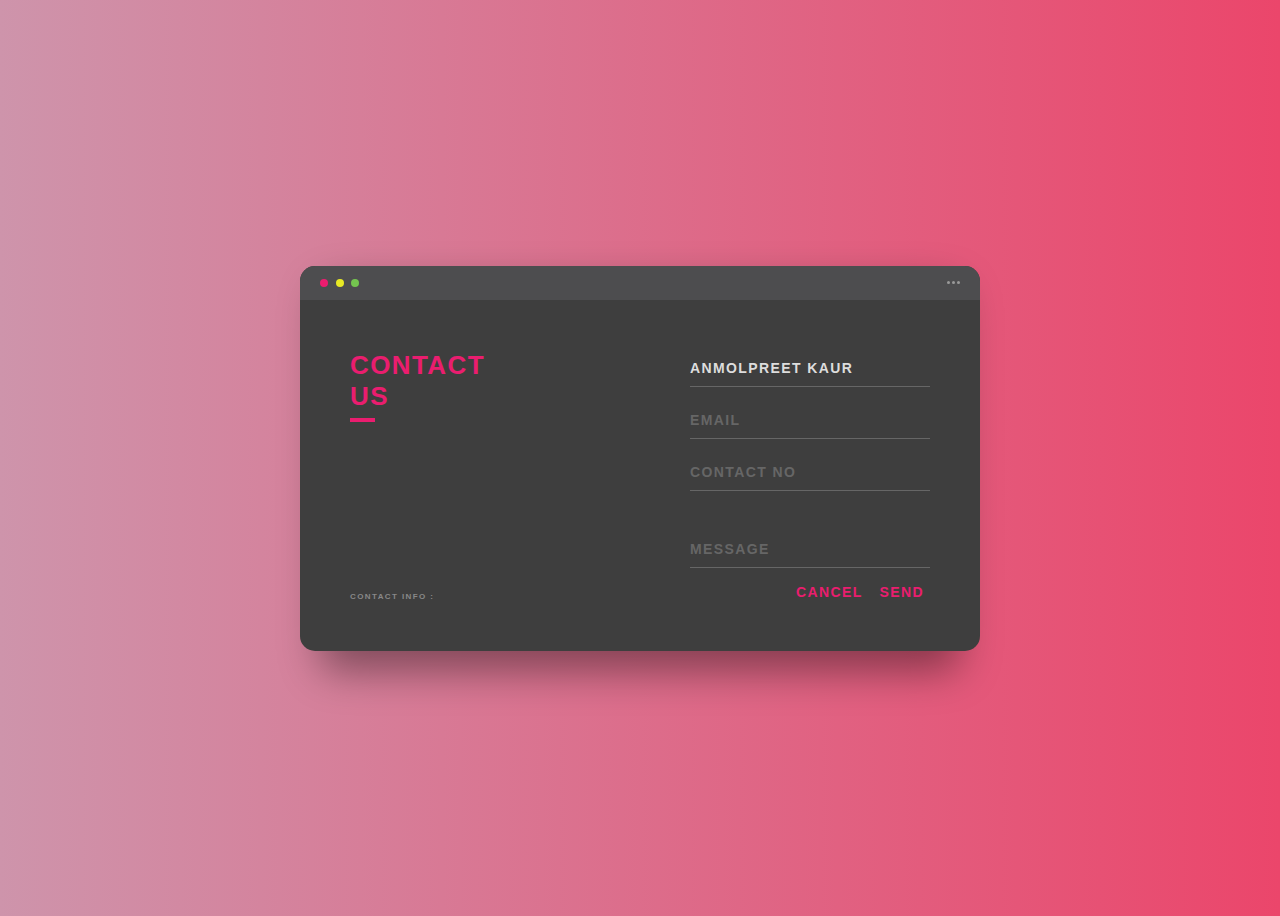
<file: contact form/index.html>
<!DOCTYPE html>
<html lang="en">

<head>
  <meta charset="UTF-8">
  <meta name="viewport" content="width=device-width, initial-scale=1.0">
  <meta http-equiv="X-UA-Compatible" content="ie=edge">
  <link rel="stylesheet" href="style.css">

</head>

<body>
    <div class="background">
        <div class="container">
          <div class="screen">
            <div class="screen-header">
              <div class="screen-header-left">
                <div class="screen-header-button close"></div>
                <div class="screen-header-button maximize"></div>
                <div class="screen-header-button minimize"></div>
              </div>
              <div class="screen-header-right">
                <div class="screen-header-ellipsis"></div>
                <div class="screen-header-ellipsis"></div>
                <div class="screen-header-ellipsis"></div>
              </div>
            </div>
            <div class="screen-body">
              <div class="screen-body-item left">
                <div class="app-title">
                  <span>CONTACT</span>
                  <span>US</span>
                </div>
                <div class="app-contact">CONTACT INFO : </div>
              </div>
              <div class="screen-body-item">
                <div class="app-form">
                  <div class="app-form-group">
                    <input class="app-form-control" placeholder="NAME" value="anmolpreet kaur">
                  </div>
                  <div class="app-form-group">
                    <input class="app-form-control" placeholder="EMAIL">
                  </div>
                  <div class="app-form-group">
                    <input class="app-form-control" placeholder="CONTACT NO">
                  </div>
                  <div class="app-form-group message">
                    <input class="app-form-control" placeholder="MESSAGE">
                  </div>
                  <div class="app-form-group buttons">
                    <button class="app-form-button">CANCEL</button>
                    <button class="app-form-button">SEND</button>
                  </div>
                </div>
              </div>
            </div>
          </div>
          
        </div>
      </div>
      
 </body>

</html>
</file>
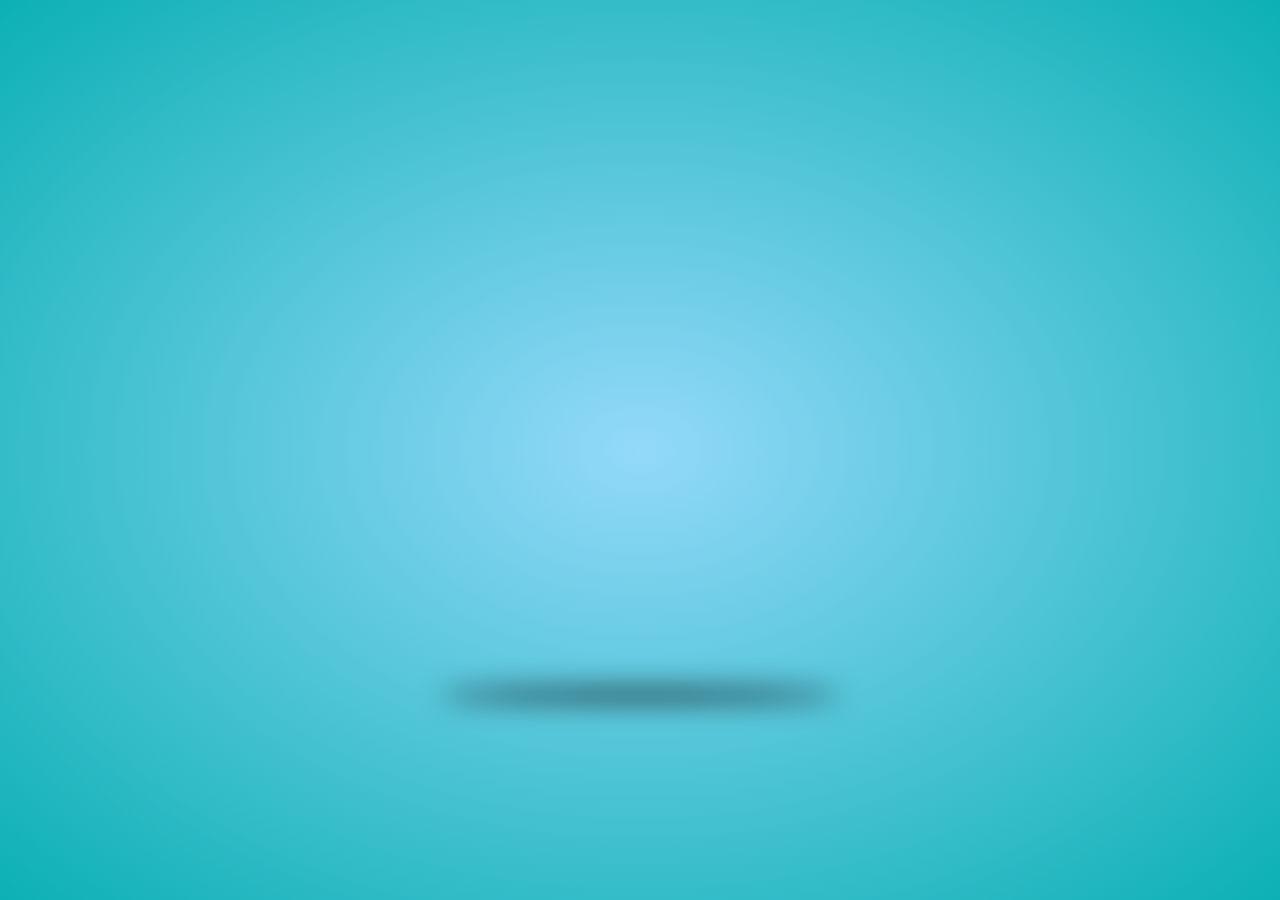
<file: countdown/index.html>
<!DOCTYPE html>
<html lang="en">
<head>
    <meta charset="UTF-8">
    <meta name="viewport" content="width=device-width, initial-scale=1.0">
    <title>Document</title>
    <link rel="stylesheet" href="style.css">
</head>
<body>
    <body>
        <div class="countdown">
          <div class="number">
            <h2>10</h2>
          </div>
          
          <div class="number">
            <h2>9</h2>
          </div>
          
          <div class="number">
            <h2>8</h2>
          </div>
          
          <div class="number">
            <h2>7</h2>
          </div>
          
          <div class="number">
            <h2>6</h2>
          </div>
          
          <div class="number">
            <h2>5</h2>
          </div>
          
          <div class="number">
            <h2>4</h2>
          </div>
          
          <div class="number">
            <h2>3</h2>
          </div>
          
          <div class="number">
            <h2>2</h2>
          </div>
          
          <div class="number">
            <h2>1</h2>
          </div>
        </div>
      </body>
</body>
</html>
</file>
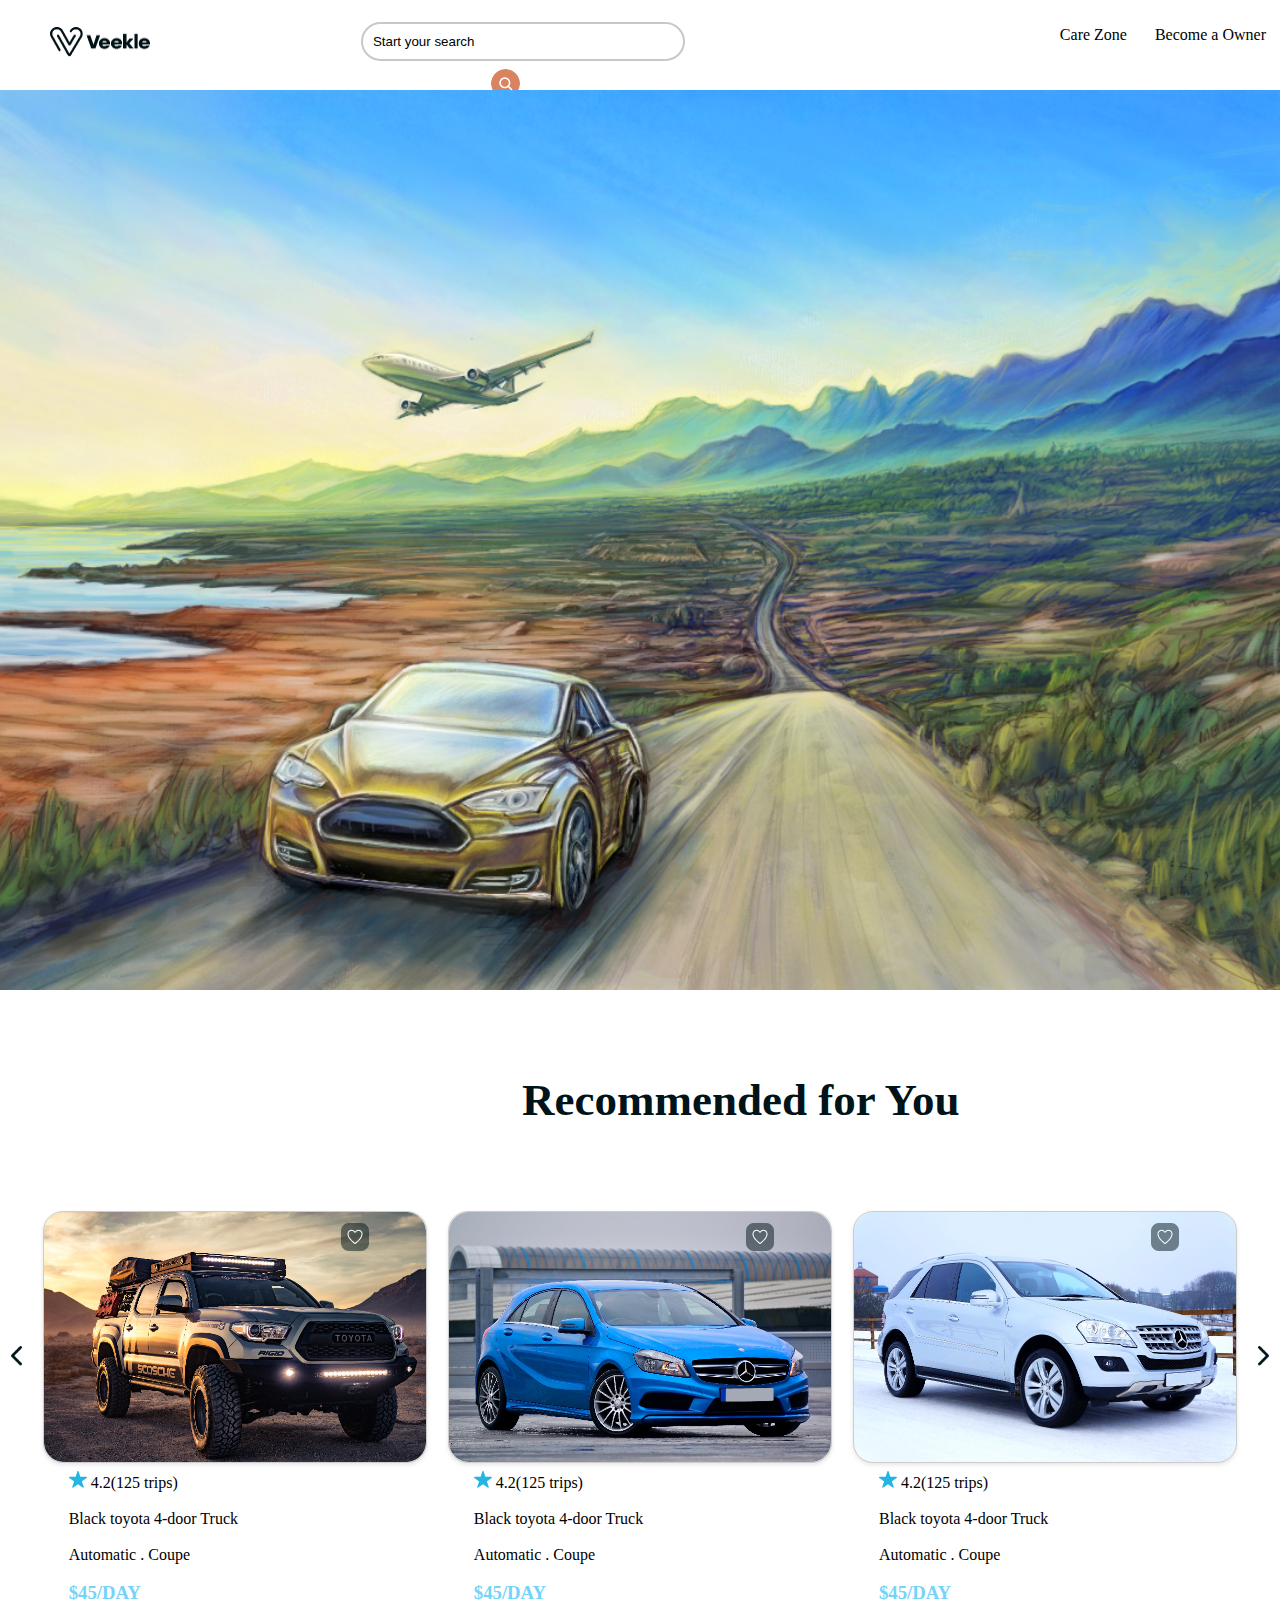
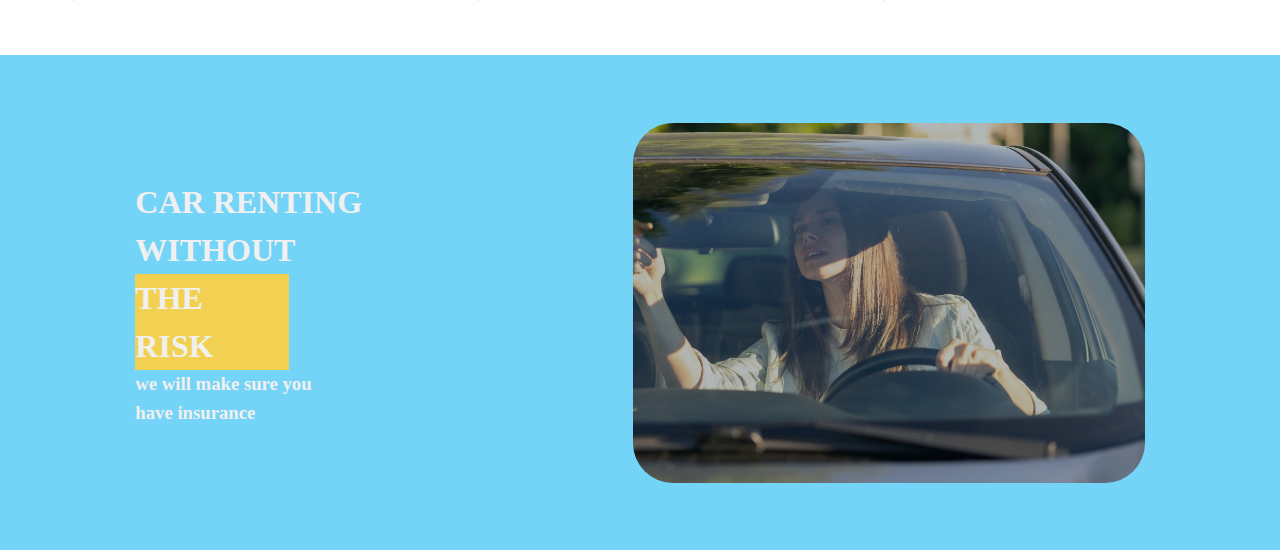
<file: HTMLPractice/index.html>
<!DOCTYPE html>
<html lang="en">
<head>
    <meta charset="UTF-8">
    <meta name="viewport" content="width=device-width, initial-scale=1.0">
    <title>Document</title>
    <link rel="stylesheet" href="style.css">
</head>
<body>
    <nav>
        <img class="logo" src="Image 20.png" alt="">
    
       
        <div class="search-container">
            <input type="text" placeholder="Start your search">
            <button type="submit"></button>
        </div>
        <a href="#">Become a Owner</a>
        <a href="#">Care Zone</a>
       
    </nav>

    <div class="img1">
        <img src="Mask Group 22.png" alt="">
    </div>
    <div class="recommend">
        <h2>Recommended for You</h2>
    </div>
    <div class="card-container">
        <img class="arrow-R" src="Icon ionic-ios-arrow-back copy.png" alt="">
        <div class="card" style="background-image: url(Mask\ Group\ 5.png);">
            <img class="like-button" src="like-button.png" alt="">
            <div class="card-content" style="position: relative; top: 80%; right: 25%;">
                <p ><img src="Icon ionic-ios-star.png" alt="">  <span style="color: A2A2A2;">4.2(125 trips)</span></p><br>
                <p>Black toyota 4-door Truck</p><br>
           <p> Automatic  . Coupe</p><br>
           <h3 style="color: #74d4f7;">$45/DAY</h3>
            </div>
        </div>
        <div class="card" style="background-image: url(Mask\ Group\ 8.png);">
            <img class="like-button" src="like-button.png" alt="">
            <div class="card-content" style="position: relative; top: 80%; right: 25%;">
                <p ><img src="Icon ionic-ios-star.png" alt="">  <span style="color: A2A2A2;">4.2(125 trips)</span></p><br>
                <p>Black toyota 4-door Truck</p><br>
           <p> Automatic  . Coupe</p><br>
           <h3 style="color: #74d4f7;">$45/DAY</h3>
            </div>
        </div>
        <div class="card" style="background-image: url(Mask\ Group\ 9.png);">
            <img class="like-button" src="like-button.png" alt="">
            <div class="card-content" style="position: relative; top: 80%; right: 25%;">
                <p ><img src="Icon ionic-ios-star.png" alt="">  <span style="color: A2A2A2;">4.2(125 trips)</span></p><br>
                <p>Black toyota 4-door Truck</p><br>
           <p> Automatic  . Coupe</p><br>
           <h3 style="color: #74d4f7;">$45/DAY</h3>
            </div>
        </div>
        <img class="arrow-L" src="Icon ionic-ios-arrow-back.png" alt="">
    </div>

    <div class="car-rent">
        <div class="Car-rent-text" style="color: #f0f0f0; line-height: 1.5; ">
            <h1>CAR RENTING</h1>
            <h1>WITHOUT </h1>
            <div class="risk-text" style="background-color: #F2D052;  width: 12vw;"><h1>THE RISK</h1></div>
            <h3>we will make sure you </h3>
            <h3>have insurance</h3>
        </div>
        <div class="car-rent-img"></div>
    </div>
</body>
</html>
</file>
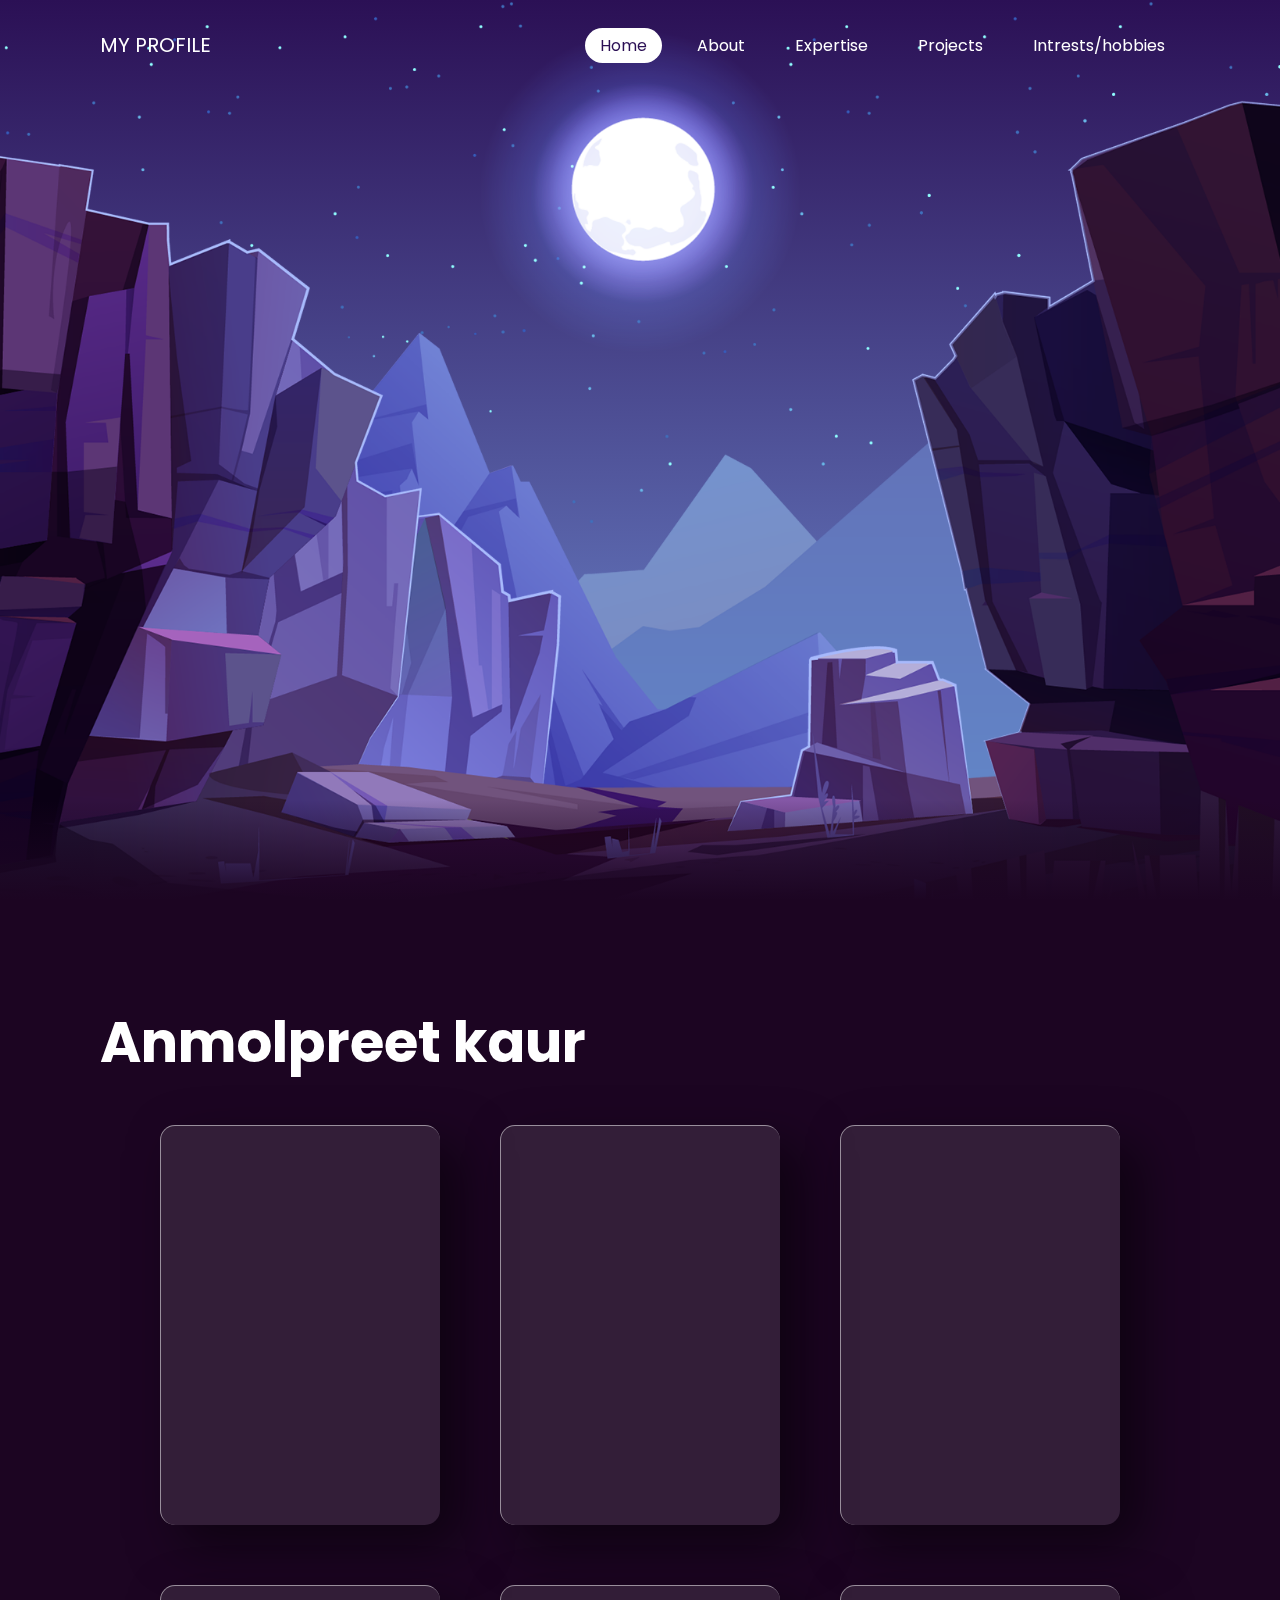
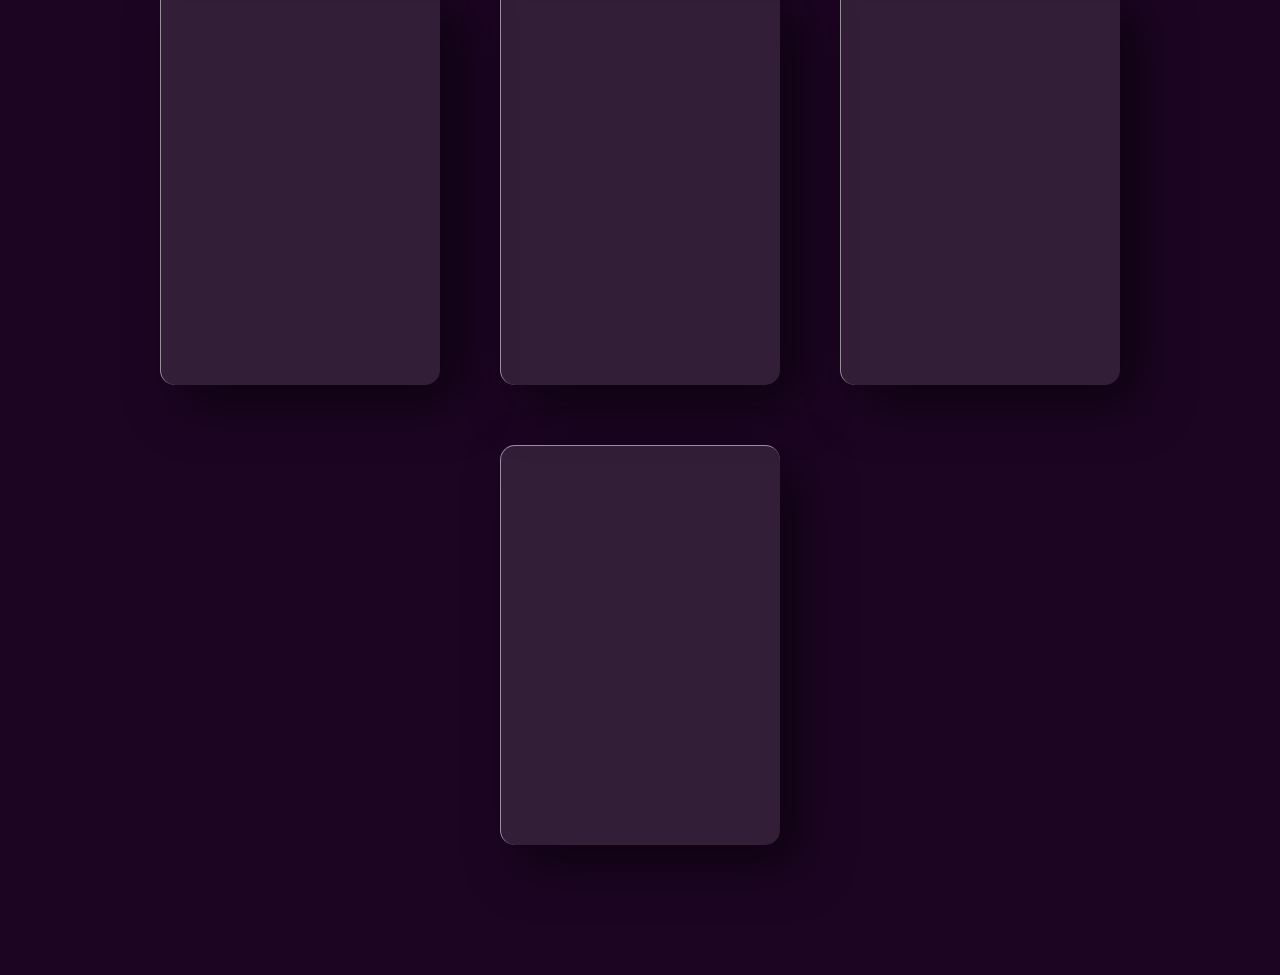
<file: resume:portfolio(parallyx effect)/index.html>
<!DOCTYPE html>
<html lang="en">
<head>
    <meta charset="UTF-8">
    <title>Introducing Myself</title>
    <link rel = "stylesheet" type = "text/css" href=" style.css">
</head>
<body>
  <header>

          <a class="profile">MY PROFILE</a>
          <ul>
              <li><a  class="active">Home</a></li>
              <li><a >About</a></li>
              <li><a >Expertise</a></li>
              <li><a >Projects</a></li>
              <li><a >Intrests/hobbies</a></li>
          </ul>
      </header>
      <section>
          <img src ="stars.png" id="stars" alt="stars">
          <img src="moon.png" id="moon" alt="moon">
          <img src="mountains_behind.png" id="mountains_behind" alt="mountains">
          <h2 id="text"></h2>
          <a href="#sec" id="btn"></a>
          <img src="mountains_front.png" id="mountains_front" alt="mountains">

      </section>
  <div class="sec" id='sec'>
      <h2>Anmolpreet kaur</h2>
      <div class="container">
          <div class ="card">
              <div class="content">
                  <h2>01</h2>
                  <h3>About</h3>
                  <p>I'm a passionate and driven individual who loves diving into new challenges head-on. Whether it's tackling a complex problem at work or pursuing a new hobby, I always bring my A-game. I'm an adventurous soul with an insatiable curiosity for the world around me.</p>
                  <a href="#">Read More</a>
              </div>
          </div>
          <div class ="card">
              <div class="content">
                  <h2>02</h2>
                  <h3>Expertise</h3>
                  <p> * Programming Language : java , OOPs <br><br>* Data Structures and Algorithms<br><br> Web development: HTML, CSS <br><br> Cyber Security and Ethical Hacking </p>
                  <a href="#">Read More</a>
              </div>
          </div>

          <div class ="card">
              <div class="content">
                  <h2>03</h2>
                  <h3>Personal projects</h3>
                  <p>* Banking Application <br><br> * Single desktop chatting Server <br><br> * calculator<br><br> * Android Hacking and Analysis</p>
                  <a href="#">Read More</a>
              </div>
          </div>
          <div class ="card">
              <div class="content">
                  <h2>04</h2>
                  <h3>Education</h3>
                  <p>* Punjabi University,Patiala (09/2020-present): B.Tech(ECM)<br><br> * 12(Non-Med){2019-20}& 10th{2017-18}: Mehta Gurukul Public School, Doraha</p>
                  <a href="#">Read More</a>
              </div>
          </div>
          <div class ="card">
              <div class="content">
                  <h2>05</h2>
                  <h3>Coaching and Training</h3>
                  <p>* JAVA and Data Structures & Algorithms : Coding Blocks Academy<br><br> * Cyber Security and Hacking : TCIL-IT</p>
                  <a href="#">Read More</a>
              </div>
          </div>
          <div class ="card">
              <div class="content">
                  <h2>06</h2>
                  <h3>Intrests</h3>
                  <p>* Coding and Problem solving<br><br> * Co-curricular activities active participant <br><br> Exploring and Treking </p>
                  <a href="#">Read More</a>
              </div>
          </div>
          <div class ="card">
              <div class="content">
                  <h2>07</h2>
                  <h3>Languages</h3>
                  <p>* ENGLISH<br><br> * HINDI<BR><br> * PUNJABI</p>
                  <a href="#">Read More</a>
              </div>
          </div>
      </div>
  </div>
  <script type="text/javascript" src="vanilla-tilt.js"></script>
      <script>
          VanillaTilt.init(document.querySelectorAll(".card"),{
            max: 25,
            speed: 400,
            glare: true,
            "max-glare": 1,
          });

      </script>
  <script>
      let stars = document.getElementById('stars');
      let moon = document.getElementById('moon');
      let mountains_behind = document.getElementById('mountains_behind');
      let btn = document.getElementById('btn');
      let mountains_front = document.getElementById('mountains_front');
      let text = document.getElementById('text');
      let header = document.querySelector('header');

      window.addEventListener('scroll', function(){
        let value = window.scrollY;
        stars.style.left = value * 0.25 + 'px';
        moon.style.top = value * 1.05 + 'px';
        mountains_behind.style.top = value * 0.5 + 'px';
        mountains_front.style.top = value * 0 + 'px';
        text.style.marginLeft= value * 4 + 'px';
        text.style.marginTop= value * 1.5 + 'px';
        btn.style.marginRight= value * 1.5 + 'px';
        header.style.top = value * 0.05 + 'px';

      })

  </script>


</body>
</html>
</file>
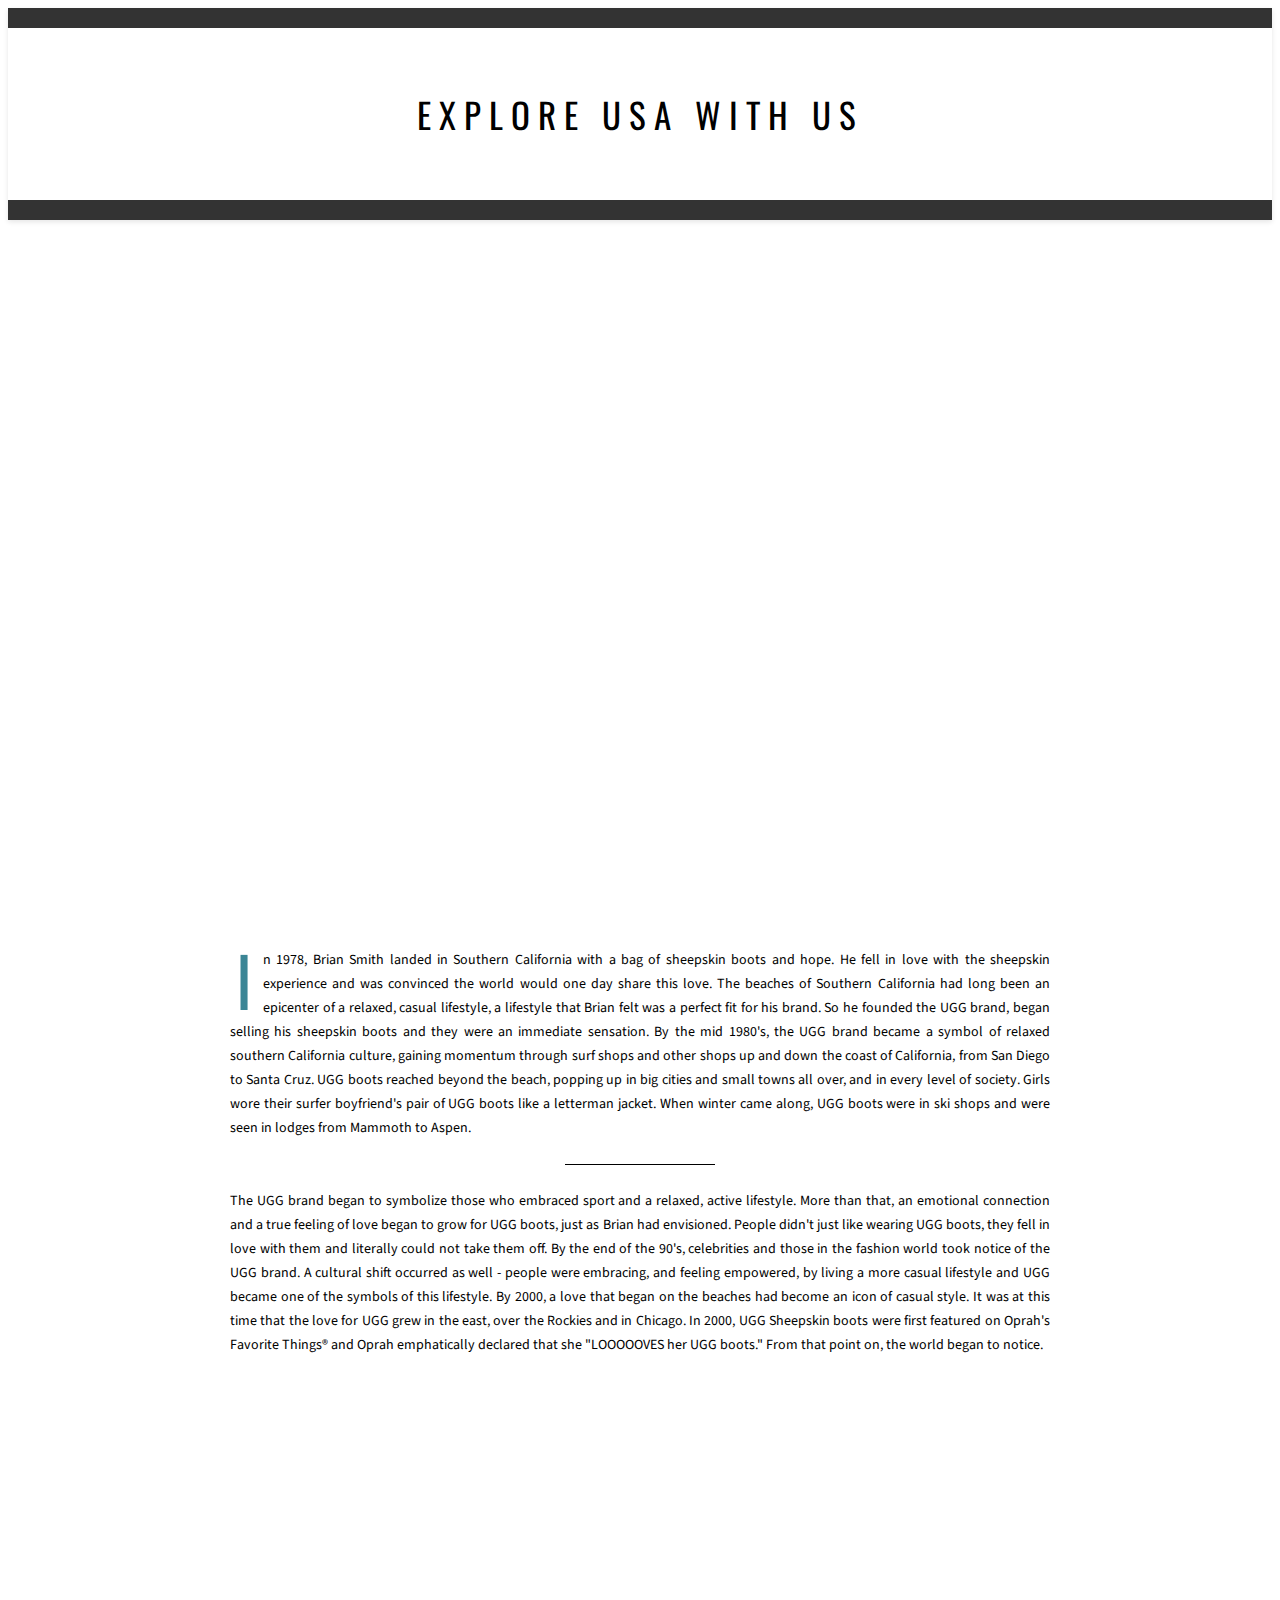
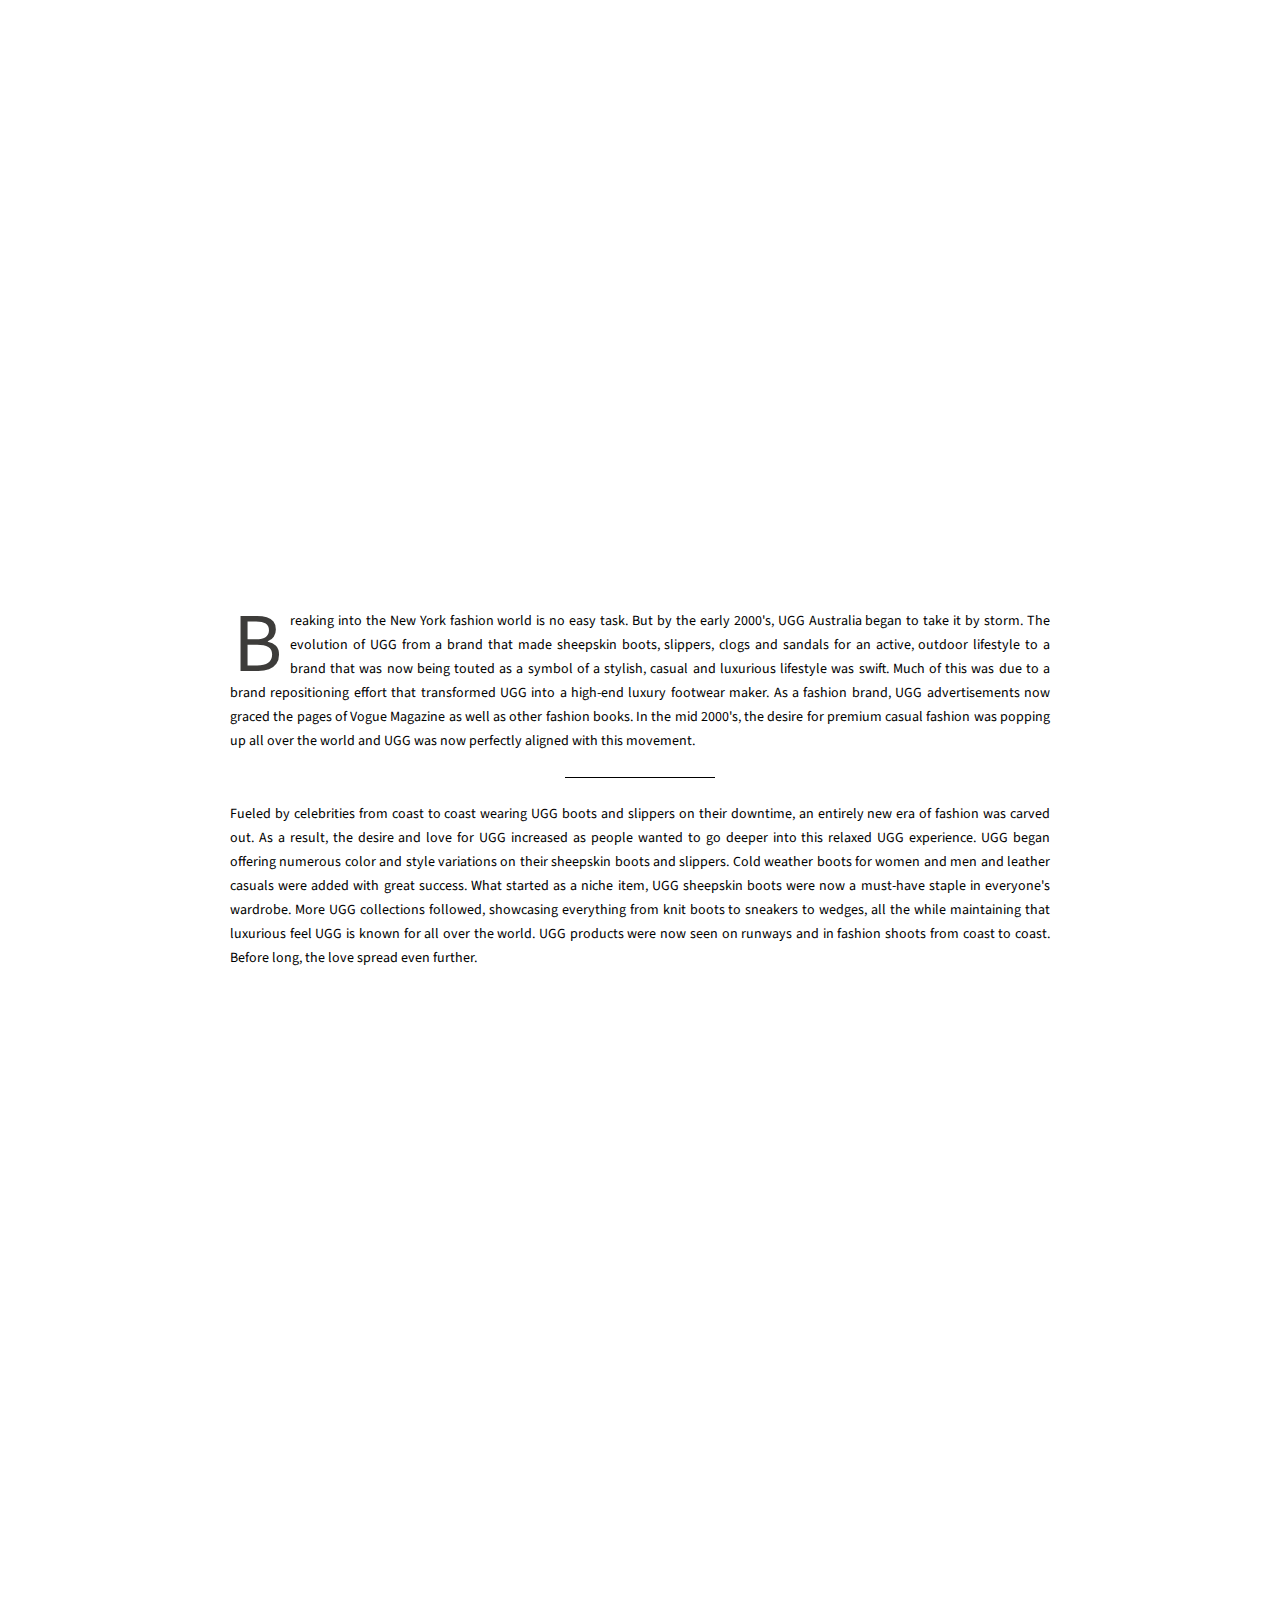
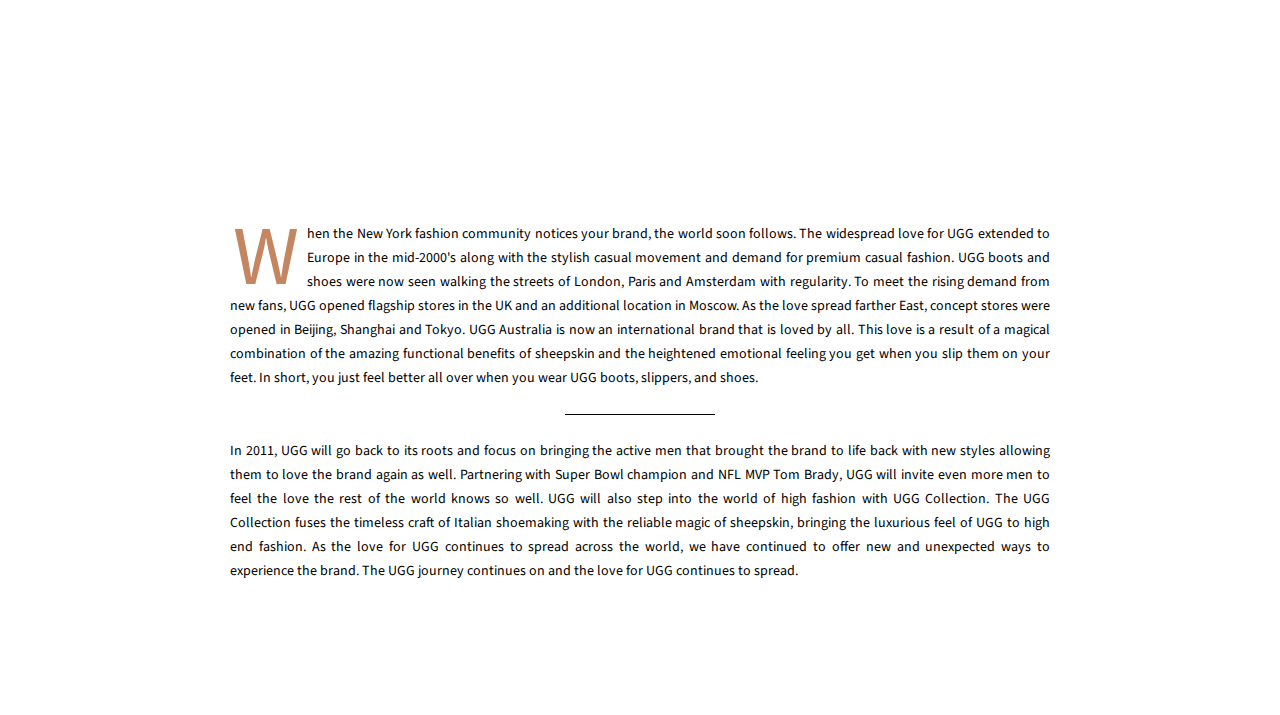
<file: sticky header-parallyx scroll webpage/src/index.html>
<!DOCTYPE html>
<html lang="en">
<head>
  <meta charset="UTF-8">
  <meta name="viewport" content="width=device-width, initial-scale=1.0">
  <title>Document</title>
  <link rel="stylesheet" href="./style.css">
  <style>
   header {
      background-color: #333;
      color: #fff;
      padding: 20px 0;
      text-align: center;
      position: sticky;
      top: 0;
      z-index: 1000;
      box-shadow: 0 2px 5px rgba(0, 0, 0, 0.1);
    }

    .title h1 {
      margin: 0;
      font-size: 32px;
    }

    .subtitle {
      font-size: 18px;
      margin-top: 5px;
    }

    .content {
      padding: 20px;
    }

    section {
      padding: 50px 0;
      text-align: center;
    }

    section h2 {
      margin: 0;
      font-size: 28px;
    }

 
   
  
   
  </style>
</head>
<body>


  <div id="parallax-world-of-ugg">
  
    <header>
      <div class="title">
        <h1>EXPLORE USA WITH US</h1>
      
      </div>
    </header>
    
    <section>
        <div class="parallax-one">
          <h2>SOUTHERN CALIFORNIA</h2>
        </div>
    </section>
    
    <section>
      <div class="block">
        <p><span class="first-character sc">I</span>n 1978, Brian Smith landed in Southern California with a bag of sheepskin boots and hope. He fell in love with the sheepskin experience and was convinced the world would one day share this love. The beaches of Southern California had long been an epicenter of a relaxed, casual lifestyle, a lifestyle that Brian felt was a perfect fit for his brand. So he founded the UGG brand, began selling his sheepskin boots and they were an immediate sensation. By the mid 1980's, the UGG brand became a symbol of relaxed southern California culture, gaining momentum through surf shops and other shops up and down the coast of California, from San Diego to Santa Cruz. UGG boots reached beyond the beach, popping up in big cities and small towns all over, and in every level of society. Girls wore their surfer boyfriend's pair of UGG boots like a letterman jacket. When winter came along, UGG boots were in ski shops and were seen in lodges from Mammoth to Aspen.</p>
        <p class="line-break margin-top-10"></p>
        <p class="margin-top-10">The UGG brand began to symbolize those who embraced sport and a relaxed, active lifestyle. More than that, an emotional connection and a true feeling of love began to grow for UGG boots, just as Brian had envisioned. People didn't just like wearing UGG boots, they fell in love with them and literally could not take them off. By the end of the 90's, celebrities and those in the fashion world took notice of the UGG brand. A cultural shift occurred as well - people were embracing, and feeling empowered, by living a more casual lifestyle and UGG became one of the symbols of this lifestyle. By 2000, a love that began on the beaches had become an icon of casual style. It was at this time that the love for UGG grew in the east, over the Rockies and in Chicago. In 2000, UGG Sheepskin boots were first featured on Oprah's Favorite Things® and Oprah emphatically declared that she "LOOOOOVES her UGG boots." From that point on, the world began to notice.</p>
      </div>
    </section>
    
    <section>
      <div class="parallax-two">
        <h2>NEW YORK</h2>
      </div>
    </section>
    
    <section>
      <div class="block">
        <p><span class="first-character ny">B</span>reaking into the New York fashion world is no easy task. But by the early 2000's, UGG Australia began to take it by storm. The evolution of UGG from a brand that made sheepskin boots, slippers, clogs and sandals for an active, outdoor lifestyle to a brand that was now being touted as a symbol of a stylish, casual and luxurious lifestyle was swift. Much of this was due to a brand repositioning effort that transformed UGG into a high-end luxury footwear maker. As a fashion brand, UGG advertisements now graced the pages of Vogue Magazine as well as other fashion books. In the mid 2000's, the desire for premium casual fashion was popping up all over the world and UGG was now perfectly aligned with this movement.</p>
        <p class="line-break margin-top-10"></p>
        <p class="margin-top-10">Fueled by celebrities from coast to coast wearing UGG boots and slippers on their downtime, an entirely new era of fashion was carved out. As a result, the desire and love for UGG increased as people wanted to go deeper into this relaxed UGG experience. UGG began offering numerous color and style variations on their sheepskin boots and slippers. Cold weather boots for women and men and leather casuals were added with great success. What started as a niche item, UGG sheepskin boots were now a must-have staple in everyone's wardrobe. More UGG collections followed, showcasing everything from knit boots to sneakers to wedges, all the while maintaining that luxurious feel UGG is known for all over the world. UGG products were now seen on runways and in fashion shoots from coast to coast. Before long, the love spread even further.</p>
      </div>
    </section>
    
    <section>
      <div class="parallax-three">
        <h2>ENCHANTED FOREST</h2>
      </div>
    </section>
    
    <section>
      <div class="block">
        <p><span class="first-character atw">W</span>hen the New York fashion community notices your brand, the world soon follows. The widespread love for UGG extended to Europe in the mid-2000's along with the stylish casual movement and demand for premium casual fashion. UGG boots and shoes were now seen walking the streets of London, Paris and Amsterdam with regularity. To meet the rising demand from new fans, UGG opened flagship stores in the UK and an additional location in Moscow. As the love spread farther East, concept stores were opened in Beijing, Shanghai and Tokyo. UGG Australia is now an international brand that is loved by all. This love is a result of a magical combination of the amazing functional benefits of sheepskin and the heightened emotional feeling you get when you slip them on your feet. In short, you just feel better all over when you wear UGG boots, slippers, and shoes.</p>
        <p class="line-break margin-top-10"></p>
        <p class="margin-top-10">In 2011, UGG will go back to its roots and focus on bringing the active men that brought the brand to life back with new styles allowing them to love the brand again as well. Partnering with Super Bowl champion and NFL MVP Tom Brady, UGG will invite even more men to feel the love the rest of the world knows so well. UGG will also step into the world of high fashion with UGG Collection. The UGG Collection fuses the timeless craft of Italian shoemaking with the reliable magic of sheepskin, bringing the luxurious feel of UGG to high end fashion. As the love for UGG continues to spread across the world, we have continued to offer new and unexpected ways to experience the brand. The UGG journey continues on and the love for UGG continues to spread.</p>
      </div>
    </section>
      
    </div>
    
</body>
</html>
</file>
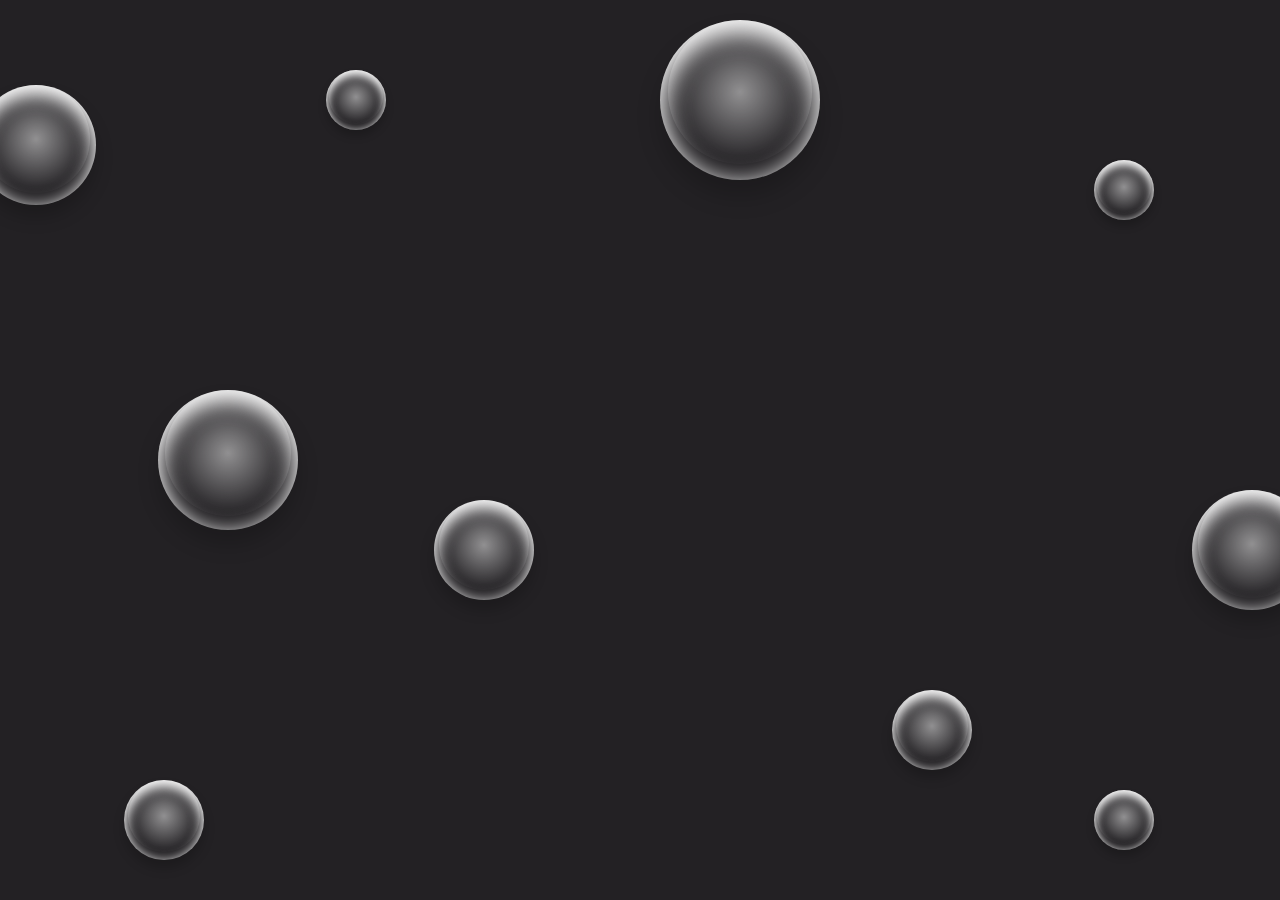
<file: animation/main.html>
<!DOCTYPE html>
<html lang="en">
<head>
    <meta charset="UTF-8">
    <meta name="viewport" content="width=device-width, initial-scale=1.0">
    <title>Document</title>
    <link rel="stylesheet" href="style.css">
</head>
<body>
    <div id="background-wrap">
        <div class="bubble x1"></div>
        <div class="bubble x2"></div>
        <div class="bubble x3"></div>
        <div class="bubble x4"></div>
        <div class="bubble x5"></div>
        <div class="bubble x6"></div>
        <div class="bubble x7"></div>
        <div class="bubble x8"></div>
        <div class="bubble x9"></div>
        <div class="bubble x10"></div>
    </div>
</body>
</html>
</file>
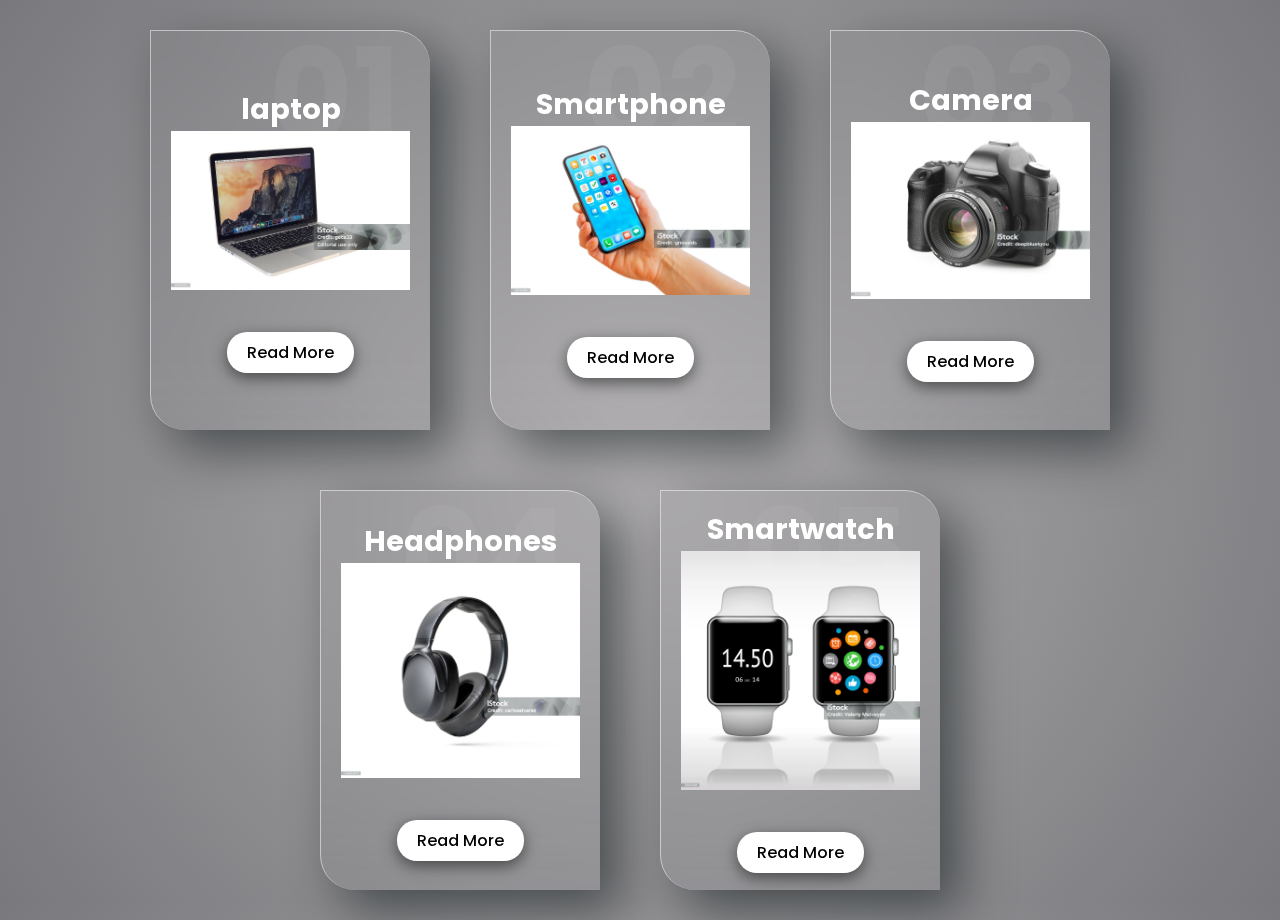
<file: glassmorphism/homepage.html>
<!DOCTYPE html>
<html lang="en">
<head>
    <meta charset="UTF-8">
    <title>Title</title>
    <link href="style.css" rel="stylesheet" type="text/css" />
</head>
<body>

<div class="sec" id='sec'>
    <h2></h2>
    <div class="container">
        <div class="card">
            <div class="content">
                <h2>01</h2>
                <h3>laptop</h3>
                <div class="laptop" height="300px;">
                    <img src="macbook.jpg">
                </div>
                <a href="#" class="read-more-btn" data-popup="popup1">Read More</a>
            </div>
        </div>
        <div class="card">
            <div class="content">
                <h2>02</h2>
                <h3>Smartphone</h3>
                <div class="smartphone">
                    <img src="smartphone.jpg" height="300px;">
                </div>
                <a href="#" class="read-more-btn" data-popup="popup2">Read More</a>
            </div>
        </div>
        <div class="card">
            <div class="content">
                <h2>03</h2>
                <h3>Camera</h3>
                <div class="camera">
                    <img src="camera.jpg" height="300px;">
                </div>
                <a href="#" class="read-more-btn" data-popup="popup3">Read More</a>
            </div>
        </div>
        <div class="card">
            <div class="content">
                <h2>04</h2>
                <h3>Headphones</h3>
                <div class="headphones">
                    <img src="headphn.jpg" height="300px;">
                </div>
                <a href="#" class="read-more-btn" data-popup="popup4">Read More</a>
            </div>
        </div>
        <div class="card">
            <div class="content">
                <h2>05</h2>
                <h3>Smartwatch</h3>
                <div class="smartwatch">
                    <img src="iwatch.jpg" height="300px;">
                </div>
                <a href="#" class="read-more-btn" data-popup="popup5">Read More</a>
            </div>
        </div>
       
       

        <!-- Popups -->
        <div class="popup" id="popup1">
            <div class="popup-content">
                <h2>Laptop </h2>
                <table class="styled-table">
                    <thead>
                        <tr>
                            <th>Processor</th>
                            <th>RAM</th>
                            <th>Storage</th>
                        </tr>
                    </thead>
                    <tbody>
                        <tr>
                            <td>Intel Core i7</td>
                            <td>16GB</td>
                            <td>512GB SSD</td>
                        </tr>
                        <tr>
                            <td>Intel Core i5</td>
                            <td>8GB</td>
                            <td>256GB SSD</td>
                        </tr>
                    </tbody>
                </table>
                <button class="close-btn">Close</button>
            </div>
        </div>

        <div class="popup" id="popup2">
            <div class="popup-content">
                <h2>Smartphone </h2>
                <table class="styled-table">
                    <thead>
                        <tr>
                            <th>Brand</th>
                            <th>Display Size</th>
                            <th>Camera</th>
                        </tr>
                    </thead>
                    <tbody>
                        <tr>
                            <td>Apple</td>
                            <td>6.5 inches</td>
                            <td>Triple 12MP</td>
                        </tr>
                        <tr>
                            <td>Samsung</td>
                            <td>6.2 inches</td>
                            <td>Dual 12MP</td>
                        </tr>
                    </tbody>
                </table>
                <button class="close-btn">Close</button>
            </div>
        </div>

        <div class="popup" id="popup3">
            <div class="popup-content">
                <h2>Camera </h2>
                <table class="styled-table">
                    <thead>
                        <tr>
                            <th>Resolution</th>
                            <th>Zoom</th>
                            <th>Sensor Size</th>
                        </tr>
                    </thead>
                    <tbody>
                        <tr>
                            <td>24MP</td>
                            <td>10x Optical</td>
                            <td>APS-C</td>
                        </tr>
                        <tr>
                            <td>20MP</td>
                            <td>5x Optical</td>
                            <td>Full Frame</td>
                        </tr>
                    </tbody>
                </table>
                <button class="close-btn">Close</button>
            </div>
        </div>

        <div class="popup" id="popup4">
            <div class="popup-content">
                <h2>Headphones </h2>
                <table class="styled-table">
                    <thead>
                        <tr>
                            <th>Type</th>
                            <th>Connectivity</th>
                            <th>Noise Cancellation</th>
                        </tr>
                    </thead>
                    <tbody>
                        <tr>
                            <td>Over-Ear</td>
                            <td>Bluetooth</td>
                            <td>Active</td>
                        </tr>
                        <tr>
                            <td>In-Ear</td>
                            <td>Wired</td>
                            <td>Passive</td>
                        </tr>
                    </tbody>
                </table>
                <button class="close-btn">Close</button>
            </div>
        </div>

        <div class="popup" id="popup5">
            <div class="popup-content">
                <h2>Smartwatch </h2>
                <table class="styled-table">
                    <thead>
                        <tr>
                            <th>Brand</th>
                            <th>Display</th>
                            <th>Battery Life</th>
                        </tr>
                    </thead>
                    <tbody>
                        <tr>
                            <td>Apple</td>
                            <td>Retina Display</td>
                            <td>Up to 18 hours</td>
                        </tr>
                        <tr>
                            <td>Samsung</td>
                            <td>AMOLED Display</td>
                            <td>Up to 36 hours</td>
                        </tr>
                    </tbody>
                </table>
                <button class="close-btn">Close</button>
            </div>
        </div>

<script>
    // JavaScript for opening and closing the popup
    const readMoreBtns = document.querySelectorAll('.read-more-btn');
    const closeBtns = document.querySelectorAll('.close-btn');

    readMoreBtns.forEach((btn) => {
        btn.onclick = function(e) {
            e.preventDefault();
            const popupId = this.getAttribute('data-popup');
            const popup = document.getElementById(popupId);
            popup.style.display = 'block';
        };
    });

    closeBtns.forEach((btn) => {
        btn.onclick = function() {
            const popup = this.closest('.popup');
            popup.style.display = 'none';
        };
    });
</script>

</body>
</file>
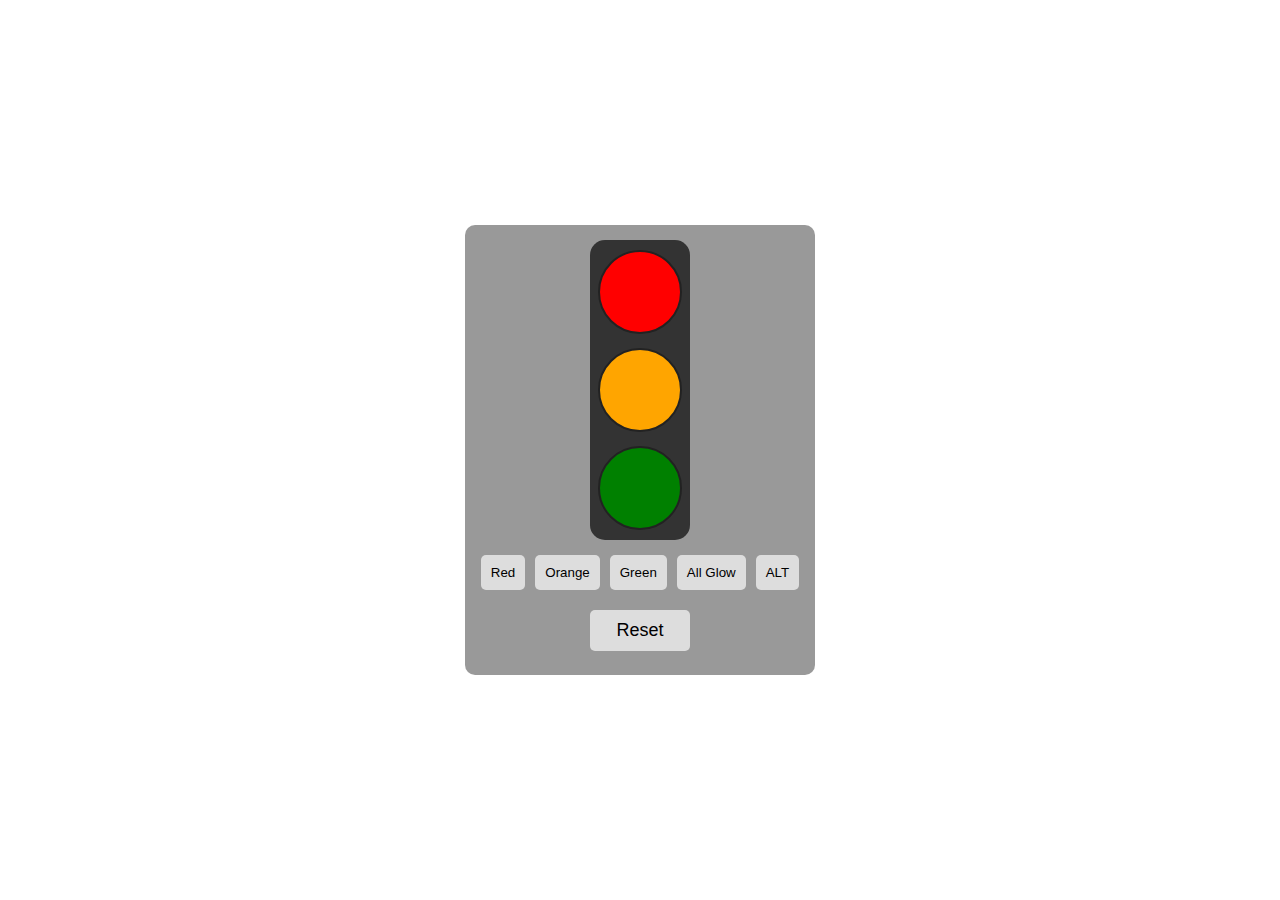
<file: traffic lights/main.html>
<!DOCTYPE html>
<html lang="en">
<head>
<meta charset="UTF-8">
<meta name="viewport" content="width=device-width, initial-scale=1.0">
<title>Traffic Light</title>
<style>
  body {
    display: flex;
    justify-content: center;
    align-items: center;
    height: 100vh;
    margin: 0;
  }

  .container {
    position: relative;
    display: flex;
    flex-direction: column;
    align-items: center;
    height: 450px;
    width: 350px;
   background-color: rgba(0, 0, 0,0.4);
   border-radius: 10px;
  }

  .traffic-light {
    width: 100px;
    height: 300px;
    margin-top: 15px;
    background-color: #333;
    border-radius: 15px;
    display: flex;
    flex-direction: column;
    justify-content: space-between;
    align-items: center;
    padding: 10px;
    box-sizing: border-box;
  }

  .light {
    width: 80px;
    height: 80px;
  
    border-radius: 50%;
    border: 2px solid #222;
    background-color: white; /* Initially white */
    transition: background-color 0.3s ease-in-out;
  }

  #red { background-color: red; }
  #orange { background-color: orange; }
  #green { background-color: green; }

  .button-container {
    display: flex;
    justify-content: center;
  }

  .button {
    margin: 5px;
    padding: 10px;
    margin-top: 15px;
    background-color: #ddd;
    border: none;
    border-radius: 5px;
    cursor: pointer;
    transition: background-color 0.3s ease-in-out;
  }
  #reset-btn{
   width: 100px;
   font-size: large;
  
  }

  .sequential-glow-btn {
    background-color: #ddd;
  }
</style>
</head>
<body> 

  <header></header>
  <div class="container">
    <div class="traffic-light">
      <div id="red" class="light"></div>
      <div id="orange" class="light"></div>
      <div id="green" class="light"></div>
    </div>
    <div class="button-container">
      <button id="red-btn" class="button" onclick="changeColor('red')">Red</button>
      <button id="orange-btn" class="button" onclick="changeColor('orange')">Orange</button>
      <button id="green-btn" class="button" onclick="changeColor('green')">Green</button>
      <button id="all-glow-btn" class="button" onclick="glowAll()">All Glow</button>
      <button id="sequential-glow-btn" class="button sequential-glow-btn" onclick="sequentialGlow()">ALT</button>
    </div>
    <button id="reset-btn" class="button" onclick="resetColors()">Reset</button>
  </div>

  <script>
    function changeColor(color) {
      // to set all the lights to white color 
      document.getElementById('red').style.backgroundColor = 'white';
      document.getElementById('orange').style.backgroundColor = 'white';
      document.getElementById('green').style.backgroundColor = 'white';

      //  to set the light same as color selected
      document.getElementById(color).style.backgroundColor = color;
      
      // will reset the button color
      document.getElementById('red-btn').style.backgroundColor = '#ddd';
      document.getElementById('orange-btn').style.backgroundColor = '#ddd';
      document.getElementById('green-btn').style.backgroundColor = '#ddd';

      // Change button color
      document.getElementById(color + '-btn').style.backgroundColor = color;
    }

    function resetColors() {
      // Reset all lights to white
      document.getElementById('red').style.backgroundColor = 'white';
      document.getElementById('orange').style.backgroundColor = 'white';
      document.getElementById('green').style.backgroundColor = 'white';

      // Reset button colors to default
      var buttons = document.getElementsByClassName('button');
      for (var i = 0; i < buttons.length; i++) {
        buttons[i].style.backgroundColor = '#ddd';
      }
    }

    function glowAll() {
      // Set all lights to their respective colors
      document.getElementById('red').style.backgroundColor = 'red';
      document.getElementById('orange').style.backgroundColor = 'orange';
      document.getElementById('green').style.backgroundColor = 'green';

      // Change button color
      var buttons = document.getElementsByClassName('button');
      for (var i = 0; i < buttons.length; i++) {
        buttons[i].style.backgroundColor = buttons[i].id.split('-')[0];
      }
    }

    function sequentialGlow() {
      var lights = ['red', 'orange', 'green'];
      var i = 0;
      var intervalId = setInterval(function() {
        // Reset all lights to white
        document.getElementById('red').style.backgroundColor = 'white';
        document.getElementById('orange').style.backgroundColor = 'white';
        document.getElementById('green').style.backgroundColor = 'white';

        // Set the current light to its respective color
        document.getElementById(lights[i]).style.backgroundColor = lights[i];

        // Reset background color of the sequential glow button
        document.getElementById('sequential-glow-btn').style.backgroundColor = '#ddd';

        // Change button color to match the current light
        document.getElementById('sequential-glow-btn').style.backgroundColor = lights[i];

        i++;
        if (i >= lights.length) {
          i = 0; // Reset index to loop infinitely
        }
      }, 2000);
    }
  </script>
</body>
</html>
</file>
<file: contact form/style.css>
*, *:before, *:after {
    box-sizing: border-box;
    -webkit-font-smoothing: antialiased;
    -moz-osx-font-smoothing: grayscale;
  }
  
  body {
    background: linear-gradient(to right, #ce94ab 0%, #eb466b 100%);
    font-size: 12px;
  }
  
  body, button, input {
    font-family: 'Montserrat', sans-serif;
    font-weight: 700;
    letter-spacing: 1.4px;
  }
  
  .background {
    display: flex;
    min-height: 100vh;
  }
  
  .container {
    flex: 0 1 700px;
    margin: auto;
    padding: 10px;
  }
  
  .screen {
    position: relative;
    background: #3e3e3e;
    border-radius: 15px;
  }
  
  .screen:after {
    content: '';
    display: block;
    position: absolute;
    top: 0;
    left: 20px;
    right: 20px;
    bottom: 0;
    border-radius: 15px;
    box-shadow: 0 20px 40px rgba(0, 0, 0, .4);
    z-index: -1;
  }
  
  .screen-header {
    display: flex;
    align-items: center;
    padding: 10px 20px;
    background: #4d4d4f;
    border-top-left-radius: 15px;
    border-top-right-radius: 15px;
  }
  
  .screen-header-left {
    margin-right: auto;
  }
  
  .screen-header-button {
    display: inline-block;
    width: 8px;
    height: 8px;
    margin-right: 3px;
    border-radius: 8px;
    background: white;
  }
  
  .screen-header-button.close {
    background: #ed1c6f;
  }
  
  .screen-header-button.maximize {
    background: #e8e925;
  }
  
  .screen-header-button.minimize {
    background: #74c54f;
  }
  
  .screen-header-right {
    display: flex;
  }
  
  .screen-header-ellipsis {
    width: 3px;
    height: 3px;
    margin-left: 2px;
    border-radius: 8px;
    background: #999;
  }
  
  .screen-body {
    display: flex;
  }
  
  .screen-body-item {
    flex: 1;
    padding: 50px;
  }
  
  .screen-body-item.left {
    display: flex;
    flex-direction: column;
  }
  
  .app-title {
    display: flex;
    flex-direction: column;
    position: relative;
    color: #ea1d6f;
    font-size: 26px;
  }
  
  .app-title:after {
    content: '';
    display: block;
    position: absolute;
    left: 0;
    bottom: -10px;
    width: 25px;
    height: 4px;
    background: #ea1d6f;
  }
  
  .app-contact {
    margin-top: auto;
    font-size: 8px;
    color: #888;
  }
  
  .app-form-group {
    margin-bottom: 15px;
  }
  
  .app-form-group.message {
    margin-top: 40px;
  }
  
  .app-form-group.buttons {
    margin-bottom: 0;
    text-align: right;
  }
  
  .app-form-control {
    width: 100%;
    padding: 10px 0;
    background: none;
    border: none;
    border-bottom: 1px solid #666;
    color: #ddd;
    font-size: 14px;
    text-transform: uppercase;
    outline: none;
    transition: border-color .2s;
  }
  
  .app-form-control::placeholder {
    color: #666;
  }
  
  .app-form-control:focus {
    border-bottom-color: #ddd;
  }
  
  .app-form-button {
    background: none;
    border: none;
    color: #ea1d6f;
    font-size: 14px;
    cursor: pointer;
    outline: none;
  }
  
  .app-form-button:hover {
    color: #b9134f;
  }
  
  .credits {
    display: flex;
    justify-content: center;
    align-items: center;
    margin-top: 20px;
    color: #ffa4bd;
    font-family: 'Roboto Condensed', sans-serif;
    font-size: 16px;
    font-weight: normal;
  }
  
  .credits-link {
    display: flex;
    align-items: center;
    color: #fff;
    font-weight: bold;
    text-decoration: none;
  }
  
  .dribbble {
    width: 20px;
    height: 20px;
    margin: 0 5px;
  }
  
  @media screen and (max-width: 520px) {
    .screen-body {
      flex-direction: column;
    }
  
    .screen-body-item.left {
      margin-bottom: 30px;
    }
  
    .app-title {
      flex-direction: row;
    }
  
    .app-title span {
      margin-right: 12px;
    }
  
    .app-title:after {
      display: none;
    }
  }
  
  @media screen and (max-width: 600px) {
    .screen-body {
      padding: 40px;
    }
  
    .screen-body-item {
      padding: 0;
    }
  }
</file>
<file: countdown/style.css>
@import url('https://fonts.googleapis.com/css2?family=David+Libre:wght@500&display=swap');

body {
  margin: 0;
  padding: 0;
  display: flex;
  justify-content: center;
  align-items: center;
  min-height: 100vh;
  background: radial-gradient(#93d9f9, #0cb0b5);
  font-family: 'David Libre', serif;
}

.countdown {
  position: relative;
  width: 400px;
  height: 400px;
  transform-style: preserve-3d;
  perspective: 1000px;
}

.countdown:before {
  content: '';
  position: absolute;
  bottom: -50px;
  left: 0;
  width: 100%;
  height: 10px;
  background: #000;
  border-radius: 50%;
  filter: blur(14px);
  animation: shadow 1s linear infinite;
}

@keyframes shadow {
  0%, 100% {
    transform: scale(0.5);
  }
  
  50% {
    transform: scale(1);
  }
}

.countdown .number {
  position: absolute;
  top: 0;
  left: 0;
  right: 0;
  bottom: 0;
  display: flex;
  justify-content: center;
  align-items: center;
  transform: rotateY(270deg);
  animation: animate 10s linear infinite;
}

.countdown .number:nth-child(1) {
  animation-delay: 0s;
}

.countdown .number:nth-child(2) {
  animation-delay: 1s;
}

.countdown .number:nth-child(3) {
  animation-delay: 2s;
}

.countdown .number:nth-child(4) {
  animation-delay: 3s;
}

.countdown .number:nth-child(5) {
  animation-delay: 4s;
}

.countdown .number:nth-child(6) {
  animation-delay: 5s;
}

.countdown .number:nth-child(7) {
  animation-delay: 6s;
}

.countdown .number:nth-child(8) {
  animation-delay: 7s;
}

.countdown .number:nth-child(9) {
  animation-delay: 8s;
}

.countdown .number:nth-child(10) {
  animation-delay: 9s;
}

.countdown .number h2 {
  margin: 0;
  padding: 0;
  font-size: 20em;
  color: #fff;
}

@keyframes animate {
  0% {
    transform: rotateY(90deg);
  }
  
  10%, 100% {
    transform: rotateY(-90deg);
  }
}
</file>
<file: HTMLPractice/style.css>
*{
    margin: 0;
   padding: 0;
}

nav  {
    overflow: hidden;
    background-color: #fff; 
    text-align: center;
    height: 10vh;
}

nav a {
    float: right; 
    margin-top: 12px;
    display: block;
    color: black ;
    text-align: right;
    padding: 14px 14px;
    text-decoration: none;
    justify-content: center;
    font: normal normal medium 14px/19px Avenir;
    letter-spacing: var(character-spacing-0);
    color: var(color-001319);
    height: 20px;
    letter-spacing: 0px;
   
}
.img1{
    position:absolute;
    left: 0;
    width: 100%;
    height: 100%;
    z-index: -1;
 
   
}
.img1 img {
    width: 100%;
    height: 100%;
    object-fit: cover;
}
.logo {
    position: absolute;
    top: 27px;
    left: 50px;
    width: 100px;
    height: 30px;
}

.search-container {
   
    float: none;
    display: inline-block;
    text-align: center;
    height: 85px;
    margin-top: 14px;
}

.search-container input[type=text] {
    padding: 10px;
    margin-top: 8px;
    margin-bottom: 8px;
    width: 300px;
    border: 2px solid #C8C8C8;
    border-radius: 40px;
}
.search-container input[type=text]::placeholder {
    color: black; 
}

.search-container button {
    width: 29px;
    height: 29px;
    border-radius: 50px;
    background: transparent url('Group 318.png') 0% 0% no-repeat padding-box;
    border: none;
    cursor: pointer;
    vertical-align: middle;
   margin-left: -35px; 
}




.recommend {
    
        position: relative;
        top: 110vh;
        left: 522px;
        width: 322px;
        height: 41px;
        text-align: center;
        font: normal 900 30px/41px Avenir; 
        color: #001319;
        opacity: 1;
        white-space: nowrap; 
       
      
    

}

.card-container {
    display: flex;
    justify-content: space-around;
    margin-top: 20px;
    flex-wrap: wrap;
    margin-top: 120vh;
}

.card {
    top: 919px;
left: 492px;
    width: 382px; 
    height: 250px; 
    background-color: #f0f0f0; 
    border: 1px solid #ccc; 
    border-radius: 20px; 
    box-shadow: 0 2px 4px rgba(0, 0, 0, 0.1);
    display: flex;
    justify-content: center;
    align-items: center;
}
.arrow-R{
    position: relative;
    height: 20px;
    top: 15vh;
   
  
}
.arrow-L{
    position: relative;
    height: 20px;
    top: 15vh;
   
  
}
.like-button {
    position: relative;
    bottom: 100px;
 left: 16vw;
    
   
}
.car-rent {
    margin-top: 15%;
    height: 55vh;
    width: 100%;
    background-color: #74d4f7;
  
    display: flex; /* Use flexbox for positioning */
    justify-content: space-around; /* Align content to the end (right side) */
    align-items: center; /* Center content vertically */
}

.car-rent-img {
    background-image: url('img.jpg'); /* Adjust the path to your image */
    background-size: cover; /* Ensure the image covers the container */
    background-position: center; /* Center the image */
    width: 40vw; /* Adjust the width of the container */
    height: 40vh; /* Adjust the height of the container */
    border-radius: 40px; /* Round the corners */
  
}
.car-rent-text{
    color: #fff;
   margin-left: 20%;
   
}
.risk-text{

    background-color: #F2D052;
}
</file>
<file: resume:portfolio(parallyx effect)/style.css>
@import url('https://fonts.googleapis.com/css?family=Poppins:300,400,500,600,700,900&display=swap');
*
{
  margin:0;
  padding:0;
  box-sizing: border-box;
  font-family: 'Poppins', sans-serif;
  scroll-behavior: smooth;

}
body{
  background : linear-gradient(#2b1055,#7597de);
  height: 100vh;
  overflow-x: hidden;



}
.profile{
color:white;
font-size: 20px;}
header{
  position: absolute;
  top:0;
  left:0;
  width:100%;
  padding:30px 100px;
  display: flex;
  justify-content : space-between;
  align-items: center;
  z-index:1000;

}
header profile{
  color: #fff;
  font-weight: 800;
  text-decoration: none;
  font-size: 2em;
  text-transform: uppercase;
  letter-spacing: 2px;
}
 header ul{
  display: flex;
  justify-content: center;
  align-items: center;

}
header ul li{
  list-style: none;
  margin-left: 20px;

}
header ul li a{
  text-decoration: none;
  padding: 6px 15px;
  color: #fff;
  border-radius: 20px;
}
header ul li a:hover,
header ul li a.active{
  background: #fff;
  color: #2b1055;


}
.sec{
width: 100%;}
section {
  position: relative;
  width: 100%;
  height: 100vh;
  padding: 100px;
  display: flex;
  justify-content: center;
  align-items: center;


}
section::before{
  content: '';
  position: absolute;
  bottom: 0;
  width: 100%;
  height: 100px;
  background: linear-gradient(to top,#1c0522,transparent);
  z-index: 1000;
}
section img{
  position: absolute;
  top:0;
  left: 0;
  width: 100%;
  height: 100%;
  object-fit:cover;
  pointer-events:none;

  }
section img#moon{
  mix-blend-mode: screen;
}
section img#mountains_front{
  z-index: 10;

}
#text{
  position: relative;
  color: #fff;
  white-space: nowrap;
  font-size: 4.5vw;
  z-index: 9;
  transform: translateY(100px);
  text-align: match-parent;
  text-shadow: 0 15px 25px rgba(0,0,0,0.5);



}
#btn{
  text-decoration: none;
  display: inline-block;

  color: #2b1055;
  font-size: 1.5em;
  z-index: 9

}
.sec
{
  position: absolute;
  padding: 100px;
  background: #1c0522;

}
.sec h2{
  font-size: 3.5em;
  margin-bottom: 10px;
  color: #fff;

}
sec::before{
  content: '';
  position: absolute;
  top: 0;
  left: 0;
  width: 100%;
  height: 100%;
  background: linear-gradient(#f00,#f0f);
  clip-path: circle(30% at right 70%);
}
sec::after{
  content: '';
  position: absolute;
  top: 0;
  left: 0;
  width:100;
  height: 100px;
  background: linear-gradient(#2196f3,#e91e63);
  clip-path: circle(20% at 10% 10%);


}

.container{
  position: relative;
  display: flex;
  justify-content: center;
  align-items: center;
  max-width: 1200px;
  flex-wrap: wrap;
  z-index: 1;
}
.container .card{
  position: relative;
  width: 280px;
  height: 400px;
  margin: 30px;
  box-shadow: 20px 20px 50px rgba(0 ,0 ,0 ,0.5);
  border-radius: 15px;
  background: rgba(255,255,255,0.1);
  overflow: hidden;
  display: flex;
  justify-content: center;
  align-items: center;
  border-top: 1px solid rgba(255,255,255,0.5);
  border-left: 1px solid rgba(255,255,255,0.5);
  backdrop-filter: blur(5px);

}
.container .card .content{
  padding: 20px;
  text-align: center;
  transform: translateY(100px);
  opacity: 0;
  transition: 0.5s;

}
.container .card:hover .content{
  transform: translateY(0px);
  opacity: 1;
}

.container .card .content h2{
  position: absolute;
  top: -30px;
  right: 30px;
  font-size: 8em;
  color: rgba(255,255,255,0.05);
  pointer-events: none;

  }
.container .card .content h3{
  font-size: 1.8em;
  color: #fff;
  z-index: 1;

  }
.container .card .content p{
  font-size: 1em;
  color: #fff;
  font-weight: 300;


}
.container .card .content a{
  position: relative;
  display: inline-block;
  padding: 8px 20px;
  margin-top: 15px;
  background: #fff;
  color: #000;
  border-radius: 20px;
  text-decoration: none;
  font-weight: 500;
  box-shadow: 0 5px 15px rgba(0,0,0,0.2);

}



.sec p{
  font-size: 1.2mm;
  color: #fff;

}

html {
  height: 100%;
  width: 100%;
}
</file>
<file: sticky header-parallyx scroll webpage/src/style.css>
@import url(https://fonts.googleapis.com/css?family=Oswald:300,400,700);
@import url(https://fonts.googleapis.com/css?family=Source+Sans+Pro:200,300,400,600,700,900,200italic,300italic,400italic,600italic,700italic,900italic);

/* Override UGG site */
#main {width: 100%; padding:0;}
.content-asset p {margin:0 auto;}
.breadcrumb {display:none;}

/* Helpers */
/**************************/
.margin-top-10 {padding-top:10px;}
.margin-bot-10 {padding-bottom:10px;}

/* Typography */
/**************************/
#parallax-world-of-ugg h1 {font-family:'Oswald', sans-serif; font-size:24px; font-weight:400; text-transform: uppercase; color:black; padding:0; margin:0;}
#parallax-world-of-ugg h2 {font-family:'Oswald', sans-serif; font-size:70px; letter-spacing:10px; text-align:center; color:white; font-weight:400; text-transform:uppercase; z-index:10; opacity:.9;}
#parallax-world-of-ugg h3 {font-family:'Oswald', sans-serif; font-size:14px; line-height:0; font-weight:400; letter-spacing:8px; text-transform: uppercase; color:black;}
#parallax-world-of-ugg p {font-family:'Source Sans Pro', sans-serif; font-weight:400; font-size:14px; line-height:24px;}
.first-character {font-weight:400; float: left; font-size: 84px; line-height: 64px; padding-top: 4px; padding-right: 8px; padding-left: 3px; font-family: 'Source Sans Pro', sans-serif;}

.sc {color: #3b8595;}
.ny {color: #3d3c3a;}
.atw {color: #c48660;}

/* Section - Title */
/**************************/
#parallax-world-of-ugg .title {background: white; padding: 60px; margin:0 auto; text-align:center;}
#parallax-world-of-ugg .title h1 {font-size:35px; letter-spacing:8px;}

/* Section - Block */
/**************************/
#parallax-world-of-ugg .block {background: white; padding: 60px; width:820px; margin:0 auto; text-align:justify;}
#parallax-world-of-ugg .block-gray {background: #f2f2f2;padding: 60px;}
#parallax-world-of-ugg .section-overlay-mask {position: absolute; top: 0; left: 0; width: 100%; height: 100%; background-color: black; opacity: 0.70;}

/* Section - Parallax */
/**************************/
#parallax-world-of-ugg .parallax-one {padding-top: 200px; padding-bottom: 200px; overflow: hidden; position: relative; width: 100%; background-image: url(https://images.unsplash.com/photo-1415018255745-0ec3f7aee47b?dpr=1&auto=format&fit=crop&w=1500&h=938&q=80&cs=tinysrgb&crop=); background-attachment: fixed; background-size: cover; -moz-background-size: cover; -webkit-background-size: cover; background-repeat: no-repeat; background-position: top center;}
#parallax-world-of-ugg .parallax-two {padding-top: 200px; padding-bottom: 200px; overflow: hidden; position: relative; width: 100%; background-image: url(https://images.unsplash.com/photo-1432163230927-a32e4fd5a326?dpr=1&auto=format&fit=crop&w=1500&h=1000&q=80&cs=tinysrgb&crop=); background-attachment: fixed; background-size: cover; -moz-background-size: cover; -webkit-background-size: cover; background-repeat: no-repeat; background-position: center center;}
#parallax-world-of-ugg .parallax-three {padding-top: 200px; padding-bottom: 200px; overflow: hidden; position: relative; width: 100%; background-image: url(https://images.unsplash.com/photo-1440688807730-73e4e2169fb8?dpr=1&auto=format&fit=crop&w=1500&h=1001&q=80&cs=tinysrgb&crop=); background-attachment: fixed; background-size: cover; -moz-background-size: cover; -webkit-background-size: cover; background-repeat: no-repeat; background-position: center center;}

/* Extras */
/**************************/
#parallax-world-of-ugg .line-break {border-bottom:1px solid black; width: 150px; margin:0 auto;}

/* Media Queries */
/**************************/
@media screen and (max-width: 959px) and (min-width: 768px) {
  #parallax-world-of-ugg .block {padding: 40px; width:620px;}
}
@media screen and (max-width: 767px) {
  #parallax-world-of-ugg .block {padding: 30px; width:420px;}
  #parallax-world-of-ugg h2 {font-size:30px;}
  #parallax-world-of-ugg .block {padding: 30px;}
  #parallax-world-of-ugg .parallax-one, #parallax-world-of-ugg .parallax-two, #parallax-world-of-ugg .parallax-three {padding-top:100px; padding-bottom:100px;}
}
@media screen and (max-width: 479px) {
  #parallax-world-of-ugg .block {padding: 30px 15px; width:290px;}
}
</file>
<file: animation/style.css>
body {
    background: #232124;
    color: #333;
    font: 100% Lato, Arial, Sans Serif;
    height: 100vh;
    margin: 0;
    padding: 0;
    overflow-x: hidden;
  }
  
  #background-wrap {
      bottom: 0;
    left: 0;
    position: fixed;
    right: 0;
    top: 0;
    z-index: -1;
  }
  
  
  
  @-webkit-keyframes animateBubble {
      0% {
          margin-top: 1000px;
      }
      100% {
          margin-top: -100%;
      }
  }
  
  @-moz-keyframes animateBubble {
      0% {
          margin-top: 1000px;
      }
      100% {
          margin-top: -100%;
      }
  }
  
  @keyframes animateBubble {
      0% {
          margin-top: 1000px;
      }
      100% {
          margin-top: -100%;
      }
  }
  
  @-webkit-keyframes sideWays { 
      0% { 
          margin-left:0px;
      }
      100% { 
          margin-left:50px;
      }
  }
  
  @-moz-keyframes sideWays { 
      0% { 
          margin-left:0px;
      }
      100% { 
          margin-left:50px;
      }
  }
  
  @keyframes sideWays { 
      0% { 
          margin-left:0px;
      }
      100% { 
          margin-left:50px;
      }
  }
  
  
  
  .x1 {
      -webkit-animation: animateBubble 25s linear infinite, sideWays 2s ease-in-out infinite alternate;
    -moz-animation: animateBubble 25s linear infinite, sideWays 2s ease-in-out infinite alternate;
    animation: animateBubble 25s linear infinite, sideWays 2s ease-in-out infinite alternate;
  
    left: -5%;
    top: 5%;
  
    -webkit-transform: scale(0.6);
    -moz-transform: scale(0.6);
    transform: scale(0.6);
  }
  
  .x2 {
      -webkit-animation: animateBubble 20s linear infinite, sideWays 4s ease-in-out infinite alternate;
    -moz-animation: animateBubble 20s linear infinite, sideWays 4s ease-in-out infinite alternate;
    animation: animateBubble 20s linear infinite, sideWays 4s ease-in-out infinite alternate;
  
    left: 5%;
    top: 80%;
  
    -webkit-transform: scale(0.4);
    -moz-transform: scale(0.4);
    transform: scale(0.4);
  }
  
  .x3 {
      -webkit-animation: animateBubble 28s linear infinite, sideWays 2s ease-in-out infinite alternate;
    -moz-animation: animateBubble 28s linear infinite, sideWays 2s ease-in-out infinite alternate;
    animation: animateBubble 28s linear infinite, sideWays 2s ease-in-out infinite alternate;
  
    left: 10%;
    top: 40%;
  
    -webkit-transform: scale(0.7);
    -moz-transform: scale(0.7);
    transform: scale(0.7);
  }
  
  .x4 {
      -webkit-animation: animateBubble 22s linear infinite, sideWays 3s ease-in-out infinite alternate;
    -moz-animation: animateBubble 22s linear infinite, sideWays 3s ease-in-out infinite alternate;
    animation: animateBubble 22s linear infinite, sideWays 3s ease-in-out infinite alternate;
  
    left: 20%;
    top: 0;
  
    -webkit-transform: scale(0.3);
    -moz-transform: scale(0.3);
    transform: scale(0.3);
  }
  
  .x5 {
      -webkit-animation: animateBubble 29s linear infinite, sideWays 4s ease-in-out infinite alternate;
    -moz-animation: animateBubble 29s linear infinite, sideWays 4s ease-in-out infinite alternate;
    animation: animateBubble 29s linear infinite, sideWays 4s ease-in-out infinite alternate;
  
    left: 30%;
    top: 50%;
  
    -webkit-transform: scale(0.5);
    -moz-transform: scale(0.5);
    transform: scale(0.5);
  }
  
  .x6 {
      -webkit-animation: animateBubble 21s linear infinite, sideWays 2s ease-in-out infinite alternate;
    -moz-animation: animateBubble 21s linear infinite, sideWays 2s ease-in-out infinite alternate;
    animation: animateBubble 21s linear infinite, sideWays 2s ease-in-out infinite alternate;
  
    left: 50%;
    top: 0;
  
    -webkit-transform: scale(0.8);
    -moz-transform: scale(0.8);
    transform: scale(0.8);
  }
  
  .x7 {
      -webkit-animation: animateBubble 20s linear infinite, sideWays 2s ease-in-out infinite alternate;
    -moz-animation: animateBubble 20s linear infinite, sideWays 2s ease-in-out infinite alternate;
    animation: animateBubble 20s linear infinite, sideWays 2s ease-in-out infinite alternate;
  
    left: 65%;
    top: 70%;
  
    -webkit-transform: scale(0.4);
    -moz-transform: scale(0.4);
    transform: scale(0.4);
  }
  
  .x8 {
      -webkit-animation: animateBubble 22s linear infinite, sideWays 3s ease-in-out infinite alternate;
    -moz-animation: animateBubble 22s linear infinite, sideWays 3s ease-in-out infinite alternate;
    animation: animateBubble 22s linear infinite, sideWays 3s ease-in-out infinite alternate;
  
    left: 80%;
    top: 10%;
  
    -webkit-transform: scale(0.3);
    -moz-transform: scale(0.3);
    transform: scale(0.3);
  }
  
  .x9 {
      -webkit-animation: animateBubble 29s linear infinite, sideWays 4s ease-in-out infinite alternate;
    -moz-animation: animateBubble 29s linear infinite, sideWays 4s ease-in-out infinite alternate;
    animation: animateBubble 29s linear infinite, sideWays 4s ease-in-out infinite alternate;
  
    left: 90%;
    top: 50%;
  
    -webkit-transform: scale(0.6);
    -moz-transform: scale(0.6);
    transform: scale(0.6);
  }
  
  .x10 {
      -webkit-animation: animateBubble 26s linear infinite, sideWays 2s ease-in-out infinite alternate;
    -moz-animation: animateBubble 26s linear infinite, sideWays 2s ease-in-out infinite alternate;
    animation: animateBubble 26s linear infinite, sideWays 2s ease-in-out infinite alternate;
  
    left: 80%;
    top: 80%;
  
    -webkit-transform: scale(0.3);
    -moz-transform: scale(0.3);
    transform: scale(0.3);
  }
  
  /* OBJECTS */
  
  .bubble {
      -webkit-border-radius: 50%;
    -moz-border-radius: 50%;
    border-radius: 50%;
  
      -webkit-box-shadow: 0 20px 30px rgba(0, 0, 0, 0.2), inset 0px 10px 30px 5px rgba(255, 255, 255, 1);
    -moz-box-shadow: 0 20px 30px rgba(0, 0, 0, 0.2), inset 0px 10px 30px 5px rgba(255, 255, 255, 1);
    box-shadow: 0 20px 30px rgba(0, 0, 0, 0.2), inset 0px 10px 30px 5px rgba(255, 255, 255, 1);
  
      height: 200px;
    position: absolute;
    width: 200px;
  }
  
  .bubble:after {
      background: -moz-radial-gradient(center, ellipse cover,  rgba(255,255,255,0.5) 0%, rgba(255,255,255,0) 70%); 
      background: -webkit-gradient(radial, center center, 0px, center center, 100%, color-stop(0%,rgba(255,255,255,0.5)), color-stop(70%,rgba(255,255,255,0))); 
      background: -webkit-radial-gradient(center, ellipse cover,  rgba(255,255,255,0.5) 0%,rgba(255,255,255,0) 70%); 
      background: -o-radial-gradient(center, ellipse cover,  rgba(255,255,255,0.5) 0%,rgba(255,255,255,0) 70%); 
      background: -ms-radial-gradient(center, ellipse cover,  rgba(255,255,255,0.5) 0%,rgba(255,255,255,0) 70%); 
      background: radial-gradient(ellipse at center,  rgba(255,255,255,0.5) 0%,rgba(255,255,255,0) 70%); 
      filter: progid:DXImageTransform.Microsoft.gradient( startColorstr='#80ffffff', endColorstr='#00ffffff',GradientType=1 ); 
  
    -webkit-border-radius: 50%;
    -moz-border-radius: 50%;
    border-radius: 50%;
  
      -webkit-box-shadow: inset 0 20px 30px rgba(255, 255, 255, 0.3);
    -moz-box-shadow: inset 0 20px 30px rgba(255, 255, 255, 0.3);
    box-shadow: inset 0 20px 30px rgba(255, 255, 255, 0.3);
  
    content: "";
      height: 180px;
    left: 10px;
    position: absolute;
    width: 180px;
  }
</file>
<file: glassmorphism/style.css>
@import url('https://fonts.googleapis.com/css?family=Poppins:300,400,500,600,700,900&display=swap');
*
{
  margin:0;
  padding:0;
  box-sizing: border-box;
  font-family: 'Poppins', sans-serif;
  scroll-behavior: smooth;

}
body{
   background: radial-gradient(circle, #b0aeb0, #79797d);
  min-height: 100vh;
  display: flex;
  justify-content: center;
  align-items: center;
  
  
}
.container{
    position: relative;
    left: -10px;
    display: flex;
    justify-content: center;
    align-items: center;
    max-width: 1200px;
    flex-wrap: wrap;
    z-index: 1;
  }

  

  .laptop img,
  .smartphone img,
  .camera img,
  .headphones img,
  .smartwatch img {
      max-width: 100%; 
      height: auto; 
  }
  

  .laptop,
  .smartphone,
  .camera,
  .headphones,
  .smartwatch {
      text-align: center; 
      margin-bottom: 20px; 
  }
  .container .card{
    position: relative;
    width: 280px;
    height: 400px;
    margin: 30px;
    box-shadow: 20px 20px 50px rgba(0, 12, 11, 0.5);
    display: flex;
    justify-content: center;
    align-items: center;
    border-top: 1px solid rgba(255,255,255,0.5);
    border-left: 1px solid rgba(255,255,255,0.5);
    backdrop-filter: blur(30px);
    border-bottom-left-radius: 35px;
    border-top-right-radius: 35px;
  
  }
  .container .card .content{
    padding: 20px;
    text-align: center;
   
    transition: 0.5;
  
  }
 
  
  .container .card .content h2{
    position: absolute;
    top: -30px;
    right: 30px;
    font-size: 8em;
    color: rgba(255,255,255,0.05);
    pointer-events: none;
  
    }
  .container .card .content h3{
    font-size: 1.8em;
    color: #fff;
    z-index: 1;
  
    }
  .container .card .content p{
    font-size: 1em;
    color: #fff;
    font-weight: 300;
  
  
  }
  .container .card .content a{
    position: relative;
    display: inline-block;
    padding: 8px 20px;
    margin-top: 15px;
    background: #fff;
    color: #000;
    border-radius: 20px;
    text-decoration: none;
    font-weight: 500;
    box-shadow: 0 5px 15px rgba(0,0,0,0.5);
  

  }

/*#popup1{
  display: none;
  position: fixed;
  top: 40%;
  left: 50%;
  width: 100%;
  height: 100%;
  background: rgba(0,0,0,0.5);
  z-index: 2;
  

}*/
.popup {
  display: none; /* Hide popups by default */
  position: absolute; /* Position popups absolutely */
  top: 50%; /* Position from top */
  left: 50%; /* Position from left */
  transform: translate(-50%, -50%); /* Center the popup horizontally and vertically */
  width: 100%; /* Set the width of the popup */
  /*max-width: 600px; /* Set the maximum width of the popup */
  height: 100%; /* Set the height of the popup */
 /* max-height: 100%; /* Set the maximum height of the popup */
  overflow-y: auto; /* Enable vertical scrolling if content overflows */
  background-color: transparent; /* Background color of the popup */
  padding: 30px; /* Add padding to the popup */
  border-radius: 10px; /* Add border radius to the popup */
  box-shadow: 0px 0px 10px rgba(0, 0, 0, 0.1); /* Add box shadow to the popup */
  z-index: 999; /* Ensure popup appears above other content */
}

.popup.active {
  display: block; /* Display active popups */
}

 /* .popup {
    display: none;
    position:fixed;
    top: 0;
    left: 0;
    width: 100%;
    height: 100%;
    background-color: rgba(16, 15, 15, 0.5);
    z-index: 9999;
  }*/
  
  .popup-content {
    position: absolute;
    top: 50%;
    left: 50%;
    transform: translate(-50%, -50%);
    background-color: #403e3e;
    padding: 20px;
    text-align: center;
    border-radius: 10px;
  }
  .popup-content h2{
    color: white;
  }
  
  .styled-table {
    margin: 10px;
    width: 100%;
    height:100%;
    padding: 40%;
    border-collapse: collapse;
    text-align: center;
    justify-content: center;
    align-content: center;
    border: 1px solid #ddd;
}

.styled-table th,
.styled-table td {
  height: 80%;
    border: 1px solid #ddd;
    padding: 8px; 
    background-color: rgba(255, 255, 255, 0.9); 
}

.styled-table th {
    background-color: #f2f2f2;
    font-size: large;
    font-weight: bold;
}

.styled-table tbody tr {
  height: 100%;
    background-color: rgba(255, 255, 255, 0.8); 
    font-size: 20px;
}


.styled-table tbody tr:hover {
    background-color: #ddd;
}  




/* Close Button Styles */
.close-btn {
    background-color: #514e4e;
    color: white;
    border: none;
    padding: 10px 20px;
    text-align: center;
    text-decoration: none;
    display: inline-block;
    font-size: 20px;
    margin-top: 10px;
    cursor: pointer;
    border-radius: 5px;
    transition: background-color 0.3s ease;
}

.close-btn:hover {
    background-color: #d70c0ce8;
}

  
  .sec p{
    font-size: 1.2mm;
    color: #fff;
  
  }
 
  html {
    height: 100%;
    width: 100%;}
</file>
